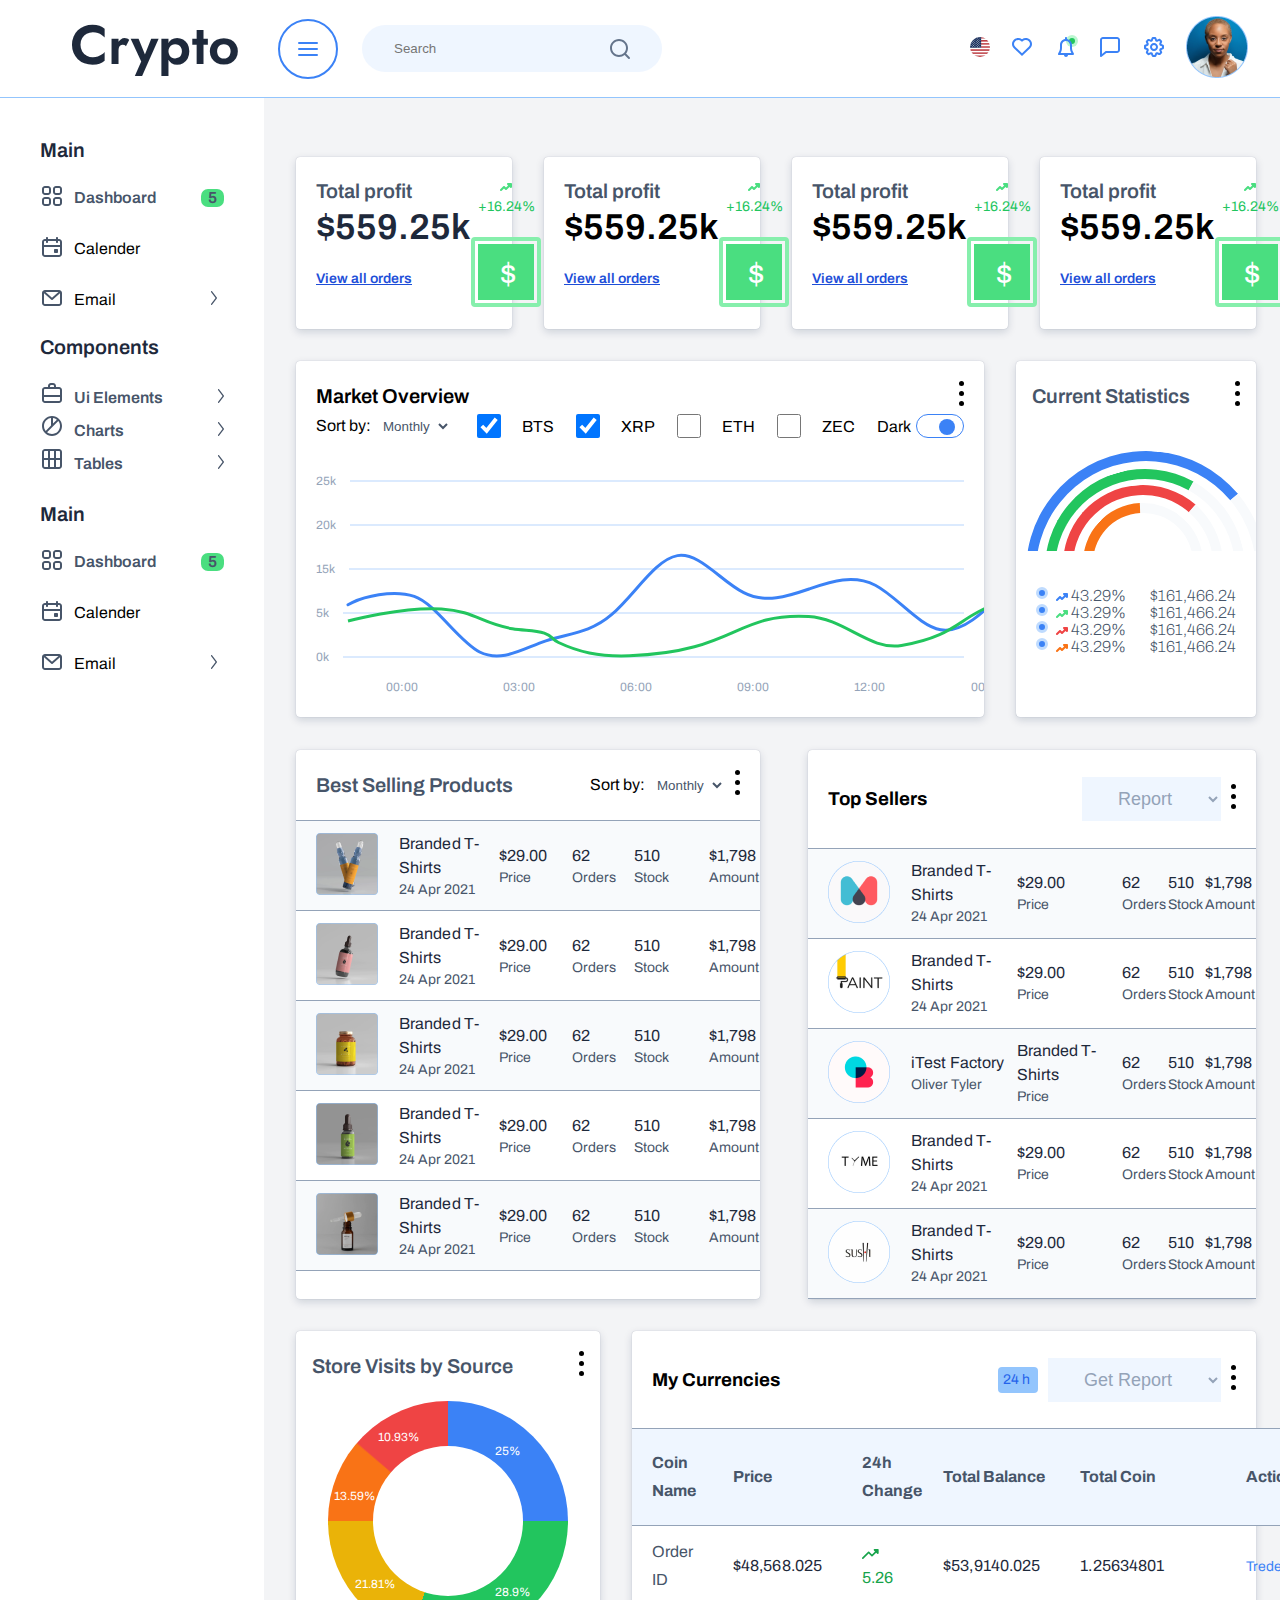
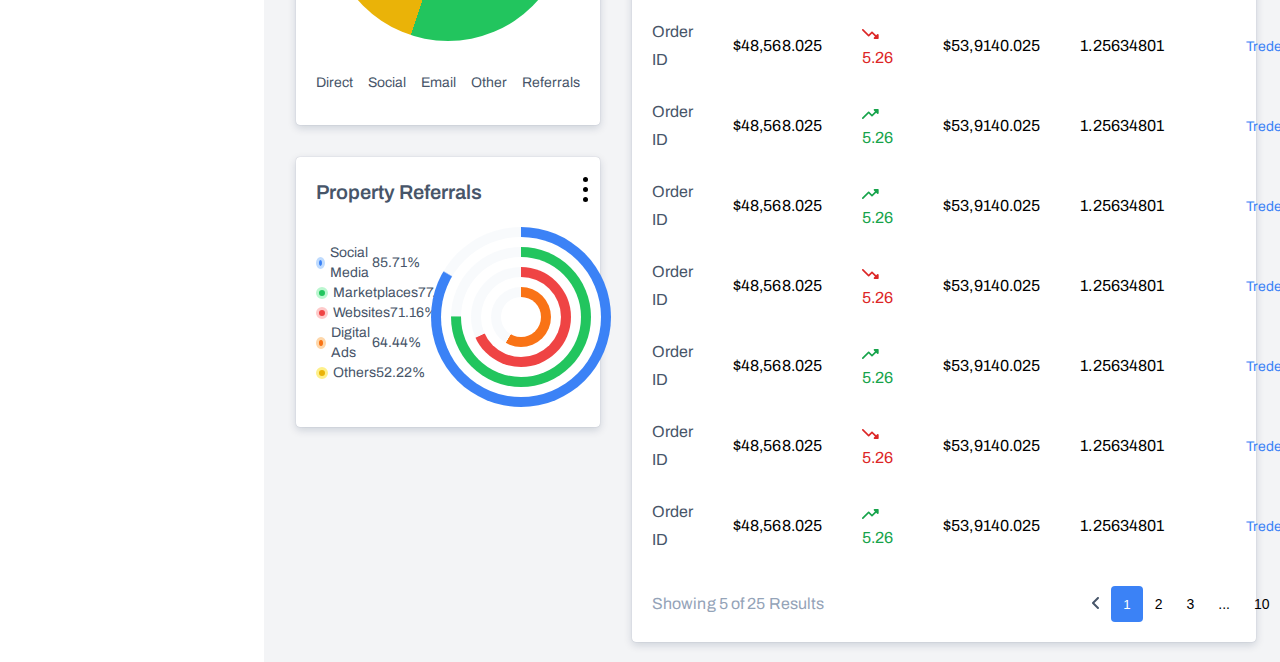
<file: index.html>
<!DOCTYPE html>
<html lang="en">
  <head>
    <meta charset="UTF-8" />
    <meta http-equiv="X-UA-Compatible" content="IE=edge" />
    <meta name="viewport" content="width=device-width, initial-scale=1.0" />
    <title>Crypto Dashboard</title>
    <link rel="stylesheet" href="./style/dashboard.css" />
    <link rel="preconnect" href="https://fonts.googleapis.com" />
    <link rel="preconnect" href="https://fonts.gstatic.com" crossorigin />
    <link
      href="https://fonts.googleapis.com/css2?family=Archivo:wght@600&family=Jost&display=swap"
      rel="stylesheet"
    />
    <!-- CDN to jost font family -->
    <link rel="preconnect" href="https://fonts.googleapis.com" />
    <link rel="preconnect" href="https://fonts.gstatic.com" crossorigin />
    <link
      href="https://fonts.googleapis.com/css2?family=Jost:wght@600&display=swap"
      rel="stylesheet"
    />
  </head>
  <body>
    <main>
      <header class="header">
        <nav class="header__nav">
          <div class="logo">
            <h1 class="title"><a href="#home">Crypto</a></h1>
          </div>
          <div class="search-profile">
            <div class="search">
              <div class="search__hamburger">
                <div class="hamburger-tile1"></div>
                <div class="hamburger-tile2"></div>
                <div class="hamburger-tile3"></div>
              </div>
              <form class="search__search-form">
                <input
                  type="text"
                  placeholder="Search"
                  class="search__input-field"
                />
              </form>
            </div>
            <ul class="search-profile__list">
              <li>
                <img src="./style/assets/flag.png" alt="flag" class="flagimg" />
              </li>
              <li>
                <svg
                  width="24"
                  height="24"
                  viewBox="0 0 24 24"
                  fill="none"
                  xmlns="http://www.w3.org/2000/svg"
                >
                  <path
                    fill-rule="evenodd"
                    clip-rule="evenodd"
                    d="M8.272 4.95258C7.174 4.95258 6.077 5.34958 5.241 6.14458C4.441 6.90658 4 7.91758 4 8.99158C4 10.0646 4.441 11.0756 5.241 11.8376L12 18.2696L18.759 11.8376C19.559 11.0756 20 10.0646 20 8.99158C20 7.91858 19.559 6.90658 18.759 6.14458C17.088 4.55458 14.368 4.55458 12.697 6.14458L12 6.80858L11.303 6.14458C10.467 5.34958 9.37 4.95258 8.272 4.95258ZM12 20.9996L3.847 13.2406C2.656 12.1076 2 10.5986 2 8.99158C2 7.38458 2.656 5.87558 3.847 4.74158C6.067 2.62858 9.552 2.43858 12 4.16858C14.448 2.43858 17.933 2.62858 20.153 4.74158C21.344 5.87558 22 7.38458 22 8.99158C22 10.5986 21.344 12.1076 20.153 13.2406L12 20.9996Z"
                    fill="#3B82F6"
                  />
                </svg>
              </li>
              <li>
                <svg
                  width="24"
                  height="24"
                  viewBox="0 0 24 24"
                  fill="none"
                  xmlns="http://www.w3.org/2000/svg"
                >
                  <circle cx="18" cy="6" r="6" fill="#BBF7D0" />
                  <circle cx="18" cy="6" r="3" fill="#22C55E" />
                  <path
                    fill-rule="evenodd"
                    clip-rule="evenodd"
                    d="M5.00001 20C4.29575 20 3.82474 19.2979 4.05979 18.6586L4.10558 18.5528L5.261 16.242C5.69839 15.3672 5.94708 14.4115 5.99244 13.4369L6.00001 13.1115V10C6.00001 7.02694 8.16239 4.55893 11.0002 4.08293L11 3C11 2.44772 11.4477 2 12 2C12.5523 2 13 2.44772 13 3L13.0008 4.08309C15.7593 4.54627 17.8794 6.89172 17.995 9.75347L18 10V13.1115C18 14.0895 18.205 15.0555 18.6002 15.9474L18.739 16.242L19.8944 18.5528C20.2094 19.1827 19.792 19.918 19.1151 19.9936L19 20H14C14 21.1046 13.1046 22 12 22C10.8954 22 10 21.1046 10 20H5.00001ZM12 6C9.85781 6 8.10893 7.68397 8.0049 9.80036L8.00001 10V13.1115C8.00001 14.3922 7.72666 15.6569 7.19981 16.8213L7.04985 17.1364L6.61804 18H17.382L16.9502 17.1364C16.3774 15.9908 16.0563 14.7374 16.0068 13.4603L16 13.1115V10C16 7.79086 14.2091 6 12 6Z"
                    fill="#3B82F6"
                  />
                </svg>
              </li>
              <li>
                <svg
                  width="24"
                  height="24"
                  viewBox="0 0 24 24"
                  fill="none"
                  xmlns="http://www.w3.org/2000/svg"
                >
                  <path
                    fill-rule="evenodd"
                    clip-rule="evenodd"
                    d="M8.35078 18L3.6247 21.7809C2.96993 22.3047 2 21.8385 2 21V5C2 3.34315 3.34315 2 5 2H19C20.6569 2 22 3.34315 22 5V15C22 16.6569 20.6569 18 19 18H8.35078ZM4 18.9194L7.37531 16.2191C7.55262 16.0773 7.77293 16 8 16H19C19.5523 16 20 15.5523 20 15V5C20 4.44772 19.5523 4 19 4H5C4.44772 4 4 4.44772 4 5V18.9194Z"
                    fill="#3B82F6"
                  />
                </svg>
              </li>
              <li>
                <svg
                  width="24"
                  height="24"
                  viewBox="0 0 24 24"
                  fill="none"
                  xmlns="http://www.w3.org/2000/svg"
                >
                  <path
                    fill-rule="evenodd"
                    clip-rule="evenodd"
                    d="M10.8976 2.00193L13.0201 2.00183C13.0843 2.00481 13.1406 2.01215 13.2197 2.02938C13.8002 2.15577 14.0209 2.36419 14.5611 3.64068L14.6491 3.85124L14.9886 4.69242L15.0165 4.7039L15.4539 4.50589C16.4066 4.0799 16.8976 3.90046 17.2278 3.8504L17.2962 3.84161L17.4209 3.83488C17.7182 3.83488 18.021 3.94019 18.2528 4.12354L18.3624 4.22159L19.7193 5.57289L19.8137 5.67259C20.2399 6.14212 20.2797 6.47499 19.8082 7.68817L19.6513 8.07955L19.2815 8.95451L19.2886 8.9716L20.1357 9.28794L20.5441 9.44934C21.599 9.88066 21.8158 10.1105 21.9568 10.6386C21.9852 10.7451 21.9953 10.8176 21.9986 10.9076L22 11.0054V12.9131C22 13.0488 21.9954 13.1253 21.962 13.2594C21.8216 13.8231 21.6132 14.0377 20.3455 14.5733L20.1363 14.6606L19.301 14.9977L19.2952 15.0118L19.5972 15.6716C20.3484 17.3411 20.3746 17.7071 19.8809 18.2569L19.8192 18.3239L18.4263 19.7158C18.1769 19.9678 17.8217 20.1066 17.4779 20.1066C17.186 20.1066 16.7275 19.9678 15.9459 19.6544L15.5275 19.483L15.0509 19.2815L15.0236 19.2927L14.7773 19.9532C14.1744 21.5418 13.9678 21.7997 13.3484 21.9596C13.2569 21.9832 13.1914 21.9933 13.1171 21.9973L12.9945 21.9999H11.0856C10.9665 21.9999 10.8993 21.9964 10.7809 21.9707C10.2007 21.8449 9.97914 21.636 9.43788 20.3588L9.34966 20.1481L9.0096 19.3065L8.98344 19.2957L8.34815 19.5813C7.332 20.0286 6.89179 20.1648 6.57806 20.1648C6.28426 20.1648 5.98508 20.0615 5.74708 19.8764L5.63349 19.7772L4.27843 18.4239L4.12369 18.2551C3.75208 17.8179 3.73381 17.4788 4.18994 16.3118L4.42762 15.7277L4.71777 15.0456L4.71172 15.0309L4.05484 14.7862C2.73708 14.2861 2.33098 14.0558 2.138 13.6353L2.0858 13.503L2.0422 13.3565C2.01752 13.2629 2.00699 13.1958 2.00272 13.1194L2 12.9935V11.0846C2 10.9479 2.00474 10.8707 2.03877 10.7355C2.16566 10.2315 2.34576 10.0077 3.29447 9.58255L3.68766 9.41276L4.69733 9.00445L4.70425 8.98764L4.32674 8.15471C3.70383 6.73985 3.65224 6.30905 4.04525 5.8279L4.09903 5.76477L4.22636 5.62981L5.57616 4.28307C5.82346 4.0344 6.1772 3.89421 6.5215 3.89421C6.76776 3.89421 7.12934 3.99165 7.70805 4.21084L8.29026 4.44164L8.95028 4.71826L8.97734 4.70701L9.22549 4.04219C9.83405 2.4422 10.0513 2.17463 10.6932 2.03093C10.7742 2.0128 10.8319 2.00507 10.8976 2.00193ZM12.523 3.99994H11.4081L11.2509 4.36847C11.1912 4.51498 11.1238 4.68611 11.0478 4.88475L10.6993 5.81688C10.6157 6.03756 10.4574 6.22034 10.2538 6.33467L10.1483 6.38598L9.3292 6.72684C9.1224 6.81289 8.89398 6.82655 8.6804 6.76794L8.55432 6.7241L7.58525 6.31562L7.06181 6.10689L6.70998 5.97704L5.91977 6.76545L6.01277 7.00036C6.04911 7.08884 6.09094 7.18776 6.13863 7.29797L6.2997 7.66324L6.70366 8.54633C6.80042 8.75663 6.82065 8.99258 6.76353 9.21404L6.71997 9.34487L6.38503 10.1588C6.29635 10.3743 6.13575 10.5509 5.93242 10.6598L5.82733 10.7084L4.73976 11.1456L4.19609 11.3787L4 11.4695V12.5996L4.23463 12.7013C4.32346 12.7385 4.42321 12.779 4.53477 12.8232L4.90579 12.9672L5.80732 13.302C6.03461 13.3839 6.22321 13.5448 6.34018 13.7532L6.39255 13.8612L6.72754 14.6727C6.81356 14.8811 6.82615 15.1111 6.76566 15.3256L6.7206 15.4522L6.33182 16.3645L6.088 16.9663L5.96921 17.2859L6.75948 18.0752L6.99479 17.9822C7.08146 17.9469 7.17645 17.9072 7.28 17.8631L8.00585 17.543L8.5293 17.302C8.74835 17.1973 8.99663 17.1765 9.22796 17.2408L9.342 17.28L10.1659 17.6201C10.3843 17.7103 10.5625 17.8743 10.6707 18.0815L10.7189 18.1886L10.9239 18.706L11.2157 19.4156L11.3846 19.8033L11.4762 19.9999H12.5944L12.7541 19.6235L12.9621 19.0924L13.3007 18.1843C13.3843 17.9617 13.5438 17.7773 13.7492 17.6626L13.8556 17.6111L14.676 17.2726C14.8804 17.1882 15.1058 17.1744 15.317 17.2312L15.4417 17.2737L16.2143 17.6014L16.7781 17.8311L17.0867 17.9501L17.2903 18.0238L18.0815 17.234L17.929 16.8577L17.7004 16.3362L17.2956 15.4538C17.1985 15.2432 17.1782 15.0067 17.2356 14.7848L17.2793 14.6538L17.6137 13.8434C17.7019 13.6296 17.861 13.4541 18.0624 13.3452L18.1665 13.2964L19.0876 12.9261L19.5578 12.729L19.6871 12.6728L20 12.5296V11.4006L19.6863 11.2667L19.2615 11.0985L18.1891 10.6993C17.9623 10.6168 17.7744 10.4556 17.658 10.2473L17.6059 10.1393L17.2715 9.32446C17.1862 9.11658 17.1738 8.88733 17.2341 8.67349L17.279 8.54733L17.5895 7.82144C17.6703 7.62948 17.7406 7.45925 17.8014 7.3088L17.9103 7.03366L18.029 6.71215L17.2384 5.92476L17.0029 6.01792C16.8727 6.07102 16.7235 6.13404 16.5542 6.20763L16.3782 6.28477L15.4554 6.70334C15.2454 6.79954 15.0101 6.81955 14.7891 6.76257L14.6586 6.71915L13.8352 6.38068C13.6196 6.29208 13.443 6.13153 13.334 5.92823L13.2853 5.82315L12.9942 5.09476L12.7832 4.58446L12.6663 4.31307L12.523 3.99994ZM12.0005 7.99994C14.2066 7.99994 16 9.79296 16 11.9991C16 14.2053 14.2065 15.9999 12.0005 15.9999C9.79382 15.9999 8 14.2056 8 11.9991C8 9.79264 9.79369 7.99994 12.0005 7.99994ZM12.0005 9.99994C10.898 9.99994 10 10.8975 10 11.9991C10 13.1012 10.8985 13.9999 12.0005 13.9999C13.1016 13.9999 14 13.101 14 11.9991C14 10.8976 13.1021 9.99994 12.0005 9.99994Z"
                    fill="#3B82F6"
                  />
                </svg>
              </li>
              <li><img src="./style/assets/Picture.png" alt="user" /></li>
            </ul>
          </div>
        </nav>
      </header>

      <section class="display-content">
        <aside class="display-content__side-nav">
          <div class="display-content__list-container">
            <h3 class="display-content__side-nav-list-head">Main</h3>
            <ul class="display-content__side-nav-list-1">
              <li class="display-content__side-nav-list1-item-1">
                <div class="display-content__side-nav-list1-item-1-left">
                  <span
                    ><svg
                      width="24"
                      height="24"
                      viewBox="0 0 24 24"
                      fill="none"
                      xmlns="http://www.w3.org/2000/svg"
                    >
                      <path
                        fill-rule="evenodd"
                        clip-rule="evenodd"
                        d="M19 13C20.6569 13 22 14.3431 22 16V19C22 20.6569 20.6569 22 19 22H16C14.3431 22 13 20.6569 13 19V16C13 14.3431 14.3431 13 16 13H19ZM8 13C9.65685 13 11 14.3431 11 16V19C11 20.6569 9.65685 22 8 22H5C3.34315 22 2 20.6569 2 19V16C2 14.3431 3.34315 13 5 13H8ZM19 15H16C15.4477 15 15 15.4477 15 16V19C15 19.5523 15.4477 20 16 20H19C19.5523 20 20 19.5523 20 19V16C20 15.4477 19.5523 15 19 15ZM8 15H5C4.44772 15 4 15.4477 4 16V19C4 19.5523 4.44772 20 5 20H8C8.55228 20 9 19.5523 9 19V16C9 15.4477 8.55228 15 8 15ZM8 2C9.65685 2 11 3.34315 11 5V8C11 9.65685 9.65685 11 8 11H5C3.34315 11 2 9.65685 2 8V5C2 3.34315 3.34315 2 5 2H8ZM19 2C20.6569 2 22 3.34315 22 5V8C22 9.65685 20.6569 11 19 11H16C14.3431 11 13 9.65685 13 8V5C13 3.34315 14.3431 2 16 2H19ZM8 4H5C4.44772 4 4 4.44772 4 5V8C4 8.55228 4.44772 9 5 9H8C8.55228 9 9 8.55228 9 8V5C9 4.44772 8.55228 4 8 4ZM19 4H16C15.4477 4 15 4.44772 15 5V8C15 8.55228 15.4477 9 16 9H19C19.5523 9 20 8.55228 20 8V5C20 4.44772 19.5523 4 19 4Z"
                        fill="#475569"
                      />
                    </svg>
                  </span>
                  <span>Dashboard</span>
                </div>
                <div class="badge--c-green"><span>5</span></div>
              </li>
              <li class="display-content__side-nav-list1-item-2">
                <span
                  ><svg
                    width="24"
                    height="24"
                    viewBox="0 0 24 24"
                    fill="none"
                    xmlns="http://www.w3.org/2000/svg"
                  >
                    <path
                      fill-rule="evenodd"
                      clip-rule="evenodd"
                      d="M17 2C17.5523 2 18 2.44772 18 3V4H19C20.6569 4 22 5.34315 22 7V19C22 20.6569 20.6569 22 19 22H5C3.34315 22 2 20.6569 2 19V7C2 5.34315 3.34315 4 5 4H6V3C6 2.44772 6.44772 2 7 2C7.55229 2 8 2.44772 8 3V4H16V3C16 2.44772 16.4477 2 17 2ZM20 12H4V19C4 19.5523 4.44772 20 5 20H19C19.5523 20 20 19.5523 20 19V12ZM17 14C17.5523 14 18 14.4477 18 15V17C18 17.5523 17.5523 18 17 18H15C14.4477 18 14 17.5523 14 17V15C14 14.4477 14.4477 14 15 14H17ZM6 6H5C4.44772 6 4 6.44772 4 7V10H20V7C20 6.44772 19.5523 6 19 6H18V7C18 7.55228 17.5523 8 17 8C16.4477 8 16 7.55228 16 7V6H8V7C8 7.55228 7.55228 8 7 8C6.44772 8 6 7.55228 6 7V6Z"
                      fill="#475569"
                    />
                  </svg>
                </span>
                <span>Calender</span>
              </li>
              <li class="display-content__side-nav-list1-item-3">
                <div class="display-content__side-nav-list1-item-1-left">
                  <span
                    ><svg
                      width="24"
                      height="24"
                      viewBox="0 0 24 24"
                      fill="none"
                      xmlns="http://www.w3.org/2000/svg"
                    >
                      <path
                        fill-rule="evenodd"
                        clip-rule="evenodd"
                        d="M19 4C20.6569 4 22 5.34315 22 7V17C22 18.6569 20.6569 20 19 20H5C3.34315 20 2 18.6569 2 17V7C2 5.34315 3.34315 4 5 4H19ZM20 7.328L12.6585 13.7526C12.3129 14.055 11.8111 14.0802 11.4394 13.8282L11.3415 13.7526L4 7.329V17C4 17.5523 4.44772 18 5 18H19C19.5523 18 20 17.5523 20 17V7.328ZM18.48 6H5.518L12 11.6712L18.48 6Z"
                        fill="#475569"
                      />
                    </svg>
                  </span>
                  <span>Email</span>
                </div>
                <span>
                  <svg
                    width="20"
                    height="20"
                    viewBox="0 0 20 20"
                    fill="none"
                    xmlns="http://www.w3.org/2000/svg"
                  >
                    <path
                      fill-rule="evenodd"
                      clip-rule="evenodd"
                      d="M7.59991 17C7.75352 17 7.90712 16.9238 8.02413 16.7721L12.8243 10.5499C13.0589 10.2458 13.0589 9.7542 12.8243 9.45009L8.02413 3.22784C7.78952 2.92373 7.41031 2.92373 7.1757 3.22784C6.94109 3.53195 6.94109 4.02351 7.1757 4.32762L11.5516 9.99998L7.1757 15.6723C6.94109 15.9764 6.94109 16.468 7.1757 16.7721C7.2927 16.9238 7.44631 17 7.59991 17"
                      fill="#475569"
                    />
                  </svg>
                </span>
              </li>
            </ul>

            <h3 class="display-content__side-nav-list-head">Components</h3>
            <ul class="display-content__side-nav-list-2">
              <li class="display-content__side-nav-list-2-item-1">
                <div>
                  <span><svg width="24" height="24" viewBox="0 0 24 24" fill="none" xmlns="http://www.w3.org/2000/svg">
                    <path fill-rule="evenodd" clip-rule="evenodd" d="M11 2H13C14.5977 2 15.9037 3.24892 15.9949 4.82373L16 5V6H19C20.6569 6 22 7.34315 22 9V19C22 20.6569 20.6569 22 19 22H5C3.34315 22 2 20.6569 2 19V9C2 7.34315 3.34315 6 5 6H8V5C8 3.40232 9.24892 2.09634 10.8237 2.00509L11 2H13H11ZM20 16H4V19C4 19.5523 4.44772 20 5 20H19C19.5523 20 20 19.5523 20 19V16ZM19 8H5C4.44772 8 4 8.44772 4 9V14H20V9C20 8.44772 19.5523 8 19 8ZM13 4H11C10.4872 4 10.0645 4.38604 10.0067 4.88338L10 5V6H14V5C14 4.48716 13.614 4.06449 13.1166 4.00673L13 4Z" fill="#475569"/>
                    </svg>
                    </span>
                    <span>
                      Ui Elements
                    </span>
                </div>
                <span><svg width="6" height="14" viewBox="0 0 6 14" fill="none" xmlns="http://www.w3.org/2000/svg">
                  <path fill-rule="evenodd" clip-rule="evenodd" d="M0.599914 14C0.75352 14 0.907125 13.9238 1.02413 13.7721L5.82429 7.54987C6.0589 7.24576 6.0589 6.7542 5.82429 6.45009L1.02413 0.22784C0.78952 -0.0762722 0.410308 -0.0762722 0.1757 0.22784C-0.0589075 0.531952 -0.0589075 1.02351 0.1757 1.32762L4.55165 6.99998L0.1757 12.6723C-0.0589075 12.9764 -0.0589075 13.468 0.1757 13.7721C0.292704 13.9238 0.446309 14 0.599914 14Z" fill="#475569"/>
                  </svg>
                  </span>
              </li>

              <li></li>

              <li class="display-content__side-nav-list-2-item-1">
                <div>
                  <span><svg width="24" height="24" viewBox="0 0 24 24" fill="none" xmlns="http://www.w3.org/2000/svg">
                    <path fill-rule="evenodd" clip-rule="evenodd" d="M12 2C17.5228 2 22 6.47715 22 12C22 17.5228 17.5228 22 12 22C6.47715 22 2 17.5228 2 12C2 6.47715 6.47715 2 12 2ZM18.3207 7.09539L7.09548 18.3207C8.44998 19.3733 10.1518 20 12 20C16.4183 20 20 16.4183 20 12C20 10.1518 19.3732 8.4499 18.3207 7.09539ZM11 4.06189C7.05371 4.55396 4 7.92037 4 12C4 13.8482 4.62674 15.55 5.67927 16.9045L11 11.584L11 4.06189ZM13.001 4.06201L13 9.584L16.9047 5.67941C15.7986 4.81985 14.4609 4.24424 13.001 4.06201Z" fill="#475569"/>
                    </svg>
                    
                    </span>
                    <span>
                      Charts
                    </span>
                </div>
                <span><svg width="6" height="14" viewBox="0 0 6 14" fill="none" xmlns="http://www.w3.org/2000/svg">
                  <path fill-rule="evenodd" clip-rule="evenodd" d="M0.599914 14C0.75352 14 0.907125 13.9238 1.02413 13.7721L5.82429 7.54987C6.0589 7.24576 6.0589 6.7542 5.82429 6.45009L1.02413 0.22784C0.78952 -0.0762722 0.410308 -0.0762722 0.1757 0.22784C-0.0589075 0.531952 -0.0589075 1.02351 0.1757 1.32762L4.55165 6.99998L0.1757 12.6723C-0.0589075 12.9764 -0.0589075 13.468 0.1757 13.7721C0.292704 13.9238 0.446309 14 0.599914 14Z" fill="#475569"/>
                  </svg>
                  </span>
              </li>

              <li class="display-content__side-nav-list-2-item-1">
                <div>
                  <span><svg width="24" height="24" viewBox="0 0 24 24" fill="none" xmlns="http://www.w3.org/2000/svg">
                    <path fill-rule="evenodd" clip-rule="evenodd" d="M5 22C3.34315 22 2 20.6569 2 19V5C2 3.34315 3.34315 2 5 2H19C20.6569 2 22 3.34315 22 5V19C22 20.6569 20.6569 22 19 22H5ZM8 13H4V19C4 19.5523 4.44772 20 5 20H8V13ZM14 13H10V20H14V13ZM20 13H16V20H19C19.5523 20 20 19.5523 20 19V13ZM8 4H5C4.44772 4 4 4.44772 4 5V11H8V4ZM14 4H10V11H14V4ZM19 4H16V11H20V5C20 4.44772 19.5523 4 19 4Z" fill="#475569"/>
                    </svg>
                    
                    </span>
                    <span>
                      Tables
                    </span>
                </div>
                <span><svg width="6" height="14" viewBox="0 0 6 14" fill="none" xmlns="http://www.w3.org/2000/svg">
                  <path fill-rule="evenodd" clip-rule="evenodd" d="M0.599914 14C0.75352 14 0.907125 13.9238 1.02413 13.7721L5.82429 7.54987C6.0589 7.24576 6.0589 6.7542 5.82429 6.45009L1.02413 0.22784C0.78952 -0.0762722 0.410308 -0.0762722 0.1757 0.22784C-0.0589075 0.531952 -0.0589075 1.02351 0.1757 1.32762L4.55165 6.99998L0.1757 12.6723C-0.0589075 12.9764 -0.0589075 13.468 0.1757 13.7721C0.292704 13.9238 0.446309 14 0.599914 14Z" fill="#475569"/>
                  </svg>
                  </span>
              </li>

              <li></li>

              <li></li>
              
            </ul>

            <h3 class="display-content__side-nav-list-head">Main</h3>
            <ul class="display-content__side-nav-list-1">
              <li class="display-content__side-nav-list1-item-1">
                <div class="display-content__side-nav-list1-item-1-left">
                  <span
                    ><svg
                      width="24"
                      height="24"
                      viewBox="0 0 24 24"
                      fill="none"
                      xmlns="http://www.w3.org/2000/svg"
                    >
                      <path
                        fill-rule="evenodd"
                        clip-rule="evenodd"
                        d="M19 13C20.6569 13 22 14.3431 22 16V19C22 20.6569 20.6569 22 19 22H16C14.3431 22 13 20.6569 13 19V16C13 14.3431 14.3431 13 16 13H19ZM8 13C9.65685 13 11 14.3431 11 16V19C11 20.6569 9.65685 22 8 22H5C3.34315 22 2 20.6569 2 19V16C2 14.3431 3.34315 13 5 13H8ZM19 15H16C15.4477 15 15 15.4477 15 16V19C15 19.5523 15.4477 20 16 20H19C19.5523 20 20 19.5523 20 19V16C20 15.4477 19.5523 15 19 15ZM8 15H5C4.44772 15 4 15.4477 4 16V19C4 19.5523 4.44772 20 5 20H8C8.55228 20 9 19.5523 9 19V16C9 15.4477 8.55228 15 8 15ZM8 2C9.65685 2 11 3.34315 11 5V8C11 9.65685 9.65685 11 8 11H5C3.34315 11 2 9.65685 2 8V5C2 3.34315 3.34315 2 5 2H8ZM19 2C20.6569 2 22 3.34315 22 5V8C22 9.65685 20.6569 11 19 11H16C14.3431 11 13 9.65685 13 8V5C13 3.34315 14.3431 2 16 2H19ZM8 4H5C4.44772 4 4 4.44772 4 5V8C4 8.55228 4.44772 9 5 9H8C8.55228 9 9 8.55228 9 8V5C9 4.44772 8.55228 4 8 4ZM19 4H16C15.4477 4 15 4.44772 15 5V8C15 8.55228 15.4477 9 16 9H19C19.5523 9 20 8.55228 20 8V5C20 4.44772 19.5523 4 19 4Z"
                        fill="#475569"
                      />
                    </svg>
                  </span>
                  <span>Dashboard</span>
                </div>
                <div class="badge--c-green"><span>5</span></div>
              </li>
              <li class="display-content__side-nav-list1-item-2">
                <span
                  ><svg
                    width="24"
                    height="24"
                    viewBox="0 0 24 24"
                    fill="none"
                    xmlns="http://www.w3.org/2000/svg"
                  >
                    <path
                      fill-rule="evenodd"
                      clip-rule="evenodd"
                      d="M17 2C17.5523 2 18 2.44772 18 3V4H19C20.6569 4 22 5.34315 22 7V19C22 20.6569 20.6569 22 19 22H5C3.34315 22 2 20.6569 2 19V7C2 5.34315 3.34315 4 5 4H6V3C6 2.44772 6.44772 2 7 2C7.55229 2 8 2.44772 8 3V4H16V3C16 2.44772 16.4477 2 17 2ZM20 12H4V19C4 19.5523 4.44772 20 5 20H19C19.5523 20 20 19.5523 20 19V12ZM17 14C17.5523 14 18 14.4477 18 15V17C18 17.5523 17.5523 18 17 18H15C14.4477 18 14 17.5523 14 17V15C14 14.4477 14.4477 14 15 14H17ZM6 6H5C4.44772 6 4 6.44772 4 7V10H20V7C20 6.44772 19.5523 6 19 6H18V7C18 7.55228 17.5523 8 17 8C16.4477 8 16 7.55228 16 7V6H8V7C8 7.55228 7.55228 8 7 8C6.44772 8 6 7.55228 6 7V6Z"
                      fill="#475569"
                    />
                  </svg>
                </span>
                <span>Calender</span>
              </li>
              <li class="display-content__side-nav-list1-item-3">
                <div class="display-content__side-nav-list1-item-1-left">
                  <span
                    ><svg
                      width="24"
                      height="24"
                      viewBox="0 0 24 24"
                      fill="none"
                      xmlns="http://www.w3.org/2000/svg"
                    >
                      <path
                        fill-rule="evenodd"
                        clip-rule="evenodd"
                        d="M19 4C20.6569 4 22 5.34315 22 7V17C22 18.6569 20.6569 20 19 20H5C3.34315 20 2 18.6569 2 17V7C2 5.34315 3.34315 4 5 4H19ZM20 7.328L12.6585 13.7526C12.3129 14.055 11.8111 14.0802 11.4394 13.8282L11.3415 13.7526L4 7.329V17C4 17.5523 4.44772 18 5 18H19C19.5523 18 20 17.5523 20 17V7.328ZM18.48 6H5.518L12 11.6712L18.48 6Z"
                        fill="#475569"
                      />
                    </svg>
                  </span>
                  <span>Email</span>
                </div>
                <span>
                  <svg
                    width="20"
                    height="20"
                    viewBox="0 0 20 20"
                    fill="none"
                    xmlns="http://www.w3.org/2000/svg"
                  >
                    <path
                      fill-rule="evenodd"
                      clip-rule="evenodd"
                      d="M7.59991 17C7.75352 17 7.90712 16.9238 8.02413 16.7721L12.8243 10.5499C13.0589 10.2458 13.0589 9.7542 12.8243 9.45009L8.02413 3.22784C7.78952 2.92373 7.41031 2.92373 7.1757 3.22784C6.94109 3.53195 6.94109 4.02351 7.1757 4.32762L11.5516 9.99998L7.1757 15.6723C6.94109 15.9764 6.94109 16.468 7.1757 16.7721C7.2927 16.9238 7.44631 17 7.59991 17"
                      fill="#475569"
                    />
                  </svg>
                </span>
              </li>
            </ul>
          </div>
        </aside>

        <section class="display-content__main-content">
          <section class="dashboard-quickview">
            <div class="dashboard-quickview__analytics">
              <div class="profit-display box">
                <div class="profit-display__content">
                  <div class="profit-display__content-title">
                    <h3>Total profit</h3>
                    <h2 class="txt--c-mirage">$559.25k</h2>
                    <h5><a href="#">View all orders</a></h5>
                  </div>
                  <div class="profit-display__content-percentage">
                    <span class="profit-display__content-percentage-total"
                      ><svg
                        width="12"
                        height="8"
                        viewBox="0 0 12 8"
                        fill="none"
                        xmlns="http://www.w3.org/2000/svg"
                      >
                        <path
                          d="M1.6129 7.7903L1.70711 7.70711L4 5.415L5.29289 6.70711C5.65338 7.06759 6.22061 7.09532 6.6129 6.7903L6.70711 6.70711L9.5 3.915L10.2929 4.70711C10.8955 5.30968 11.9072 4.92767 11.994 4.11363L12 4L11.9983 0.940615L11.9893 0.85305L11.9643 0.73416L11.9401 0.658334L11.9063 0.576778L11.854 0.479291L11.7871 0.382978L11.7071 0.292859C11.6717 0.257499 11.6343 0.225313 11.5953 0.196335L11.4841 0.124671L11.3713 0.0712255L11.266 0.0358451L11.1485 0.0110178L11.0892 0.00396641L11 0H8C7.14783 0 6.70257 0.985514 7.21677 1.62253L7.29289 1.70711L8.085 2.5L6 4.585L4.70711 3.29289C4.34662 2.93241 3.77939 2.90468 3.3871 3.2097L3.29289 3.29289L0.292893 6.29289C-0.0976311 6.68342 -0.0976311 7.31658 0.292893 7.70711C0.653377 8.06759 1.22061 8.09532 1.6129 7.7903Z"
                          fill="#4ADE80"
                        />
                      </svg>
                      +16.24%</span
                    >
                    <div class="profit-display__content-percentage-tile">
                      <div class="tile"><span>$</span></div>
                    </div>
                  </div>
                </div>
              </div>

              <div class="profit-display box">
                <div class="profit-display__content">
                  <div class="profit-display__content-title">
                    <h3>Total profit</h3>
                    <h2>$559.25k</h2>
                    <h5><a href="#">View all orders</a></h5>
                  </div>
                  <div class="profit-display__content-percentage">
                    <span class="profit-display__content-percentage-total"
                      ><svg
                        width="12"
                        height="8"
                        viewBox="0 0 12 8"
                        fill="none"
                        xmlns="http://www.w3.org/2000/svg"
                      >
                        <path
                          d="M1.6129 7.7903L1.70711 7.70711L4 5.415L5.29289 6.70711C5.65338 7.06759 6.22061 7.09532 6.6129 6.7903L6.70711 6.70711L9.5 3.915L10.2929 4.70711C10.8955 5.30968 11.9072 4.92767 11.994 4.11363L12 4L11.9983 0.940615L11.9893 0.85305L11.9643 0.73416L11.9401 0.658334L11.9063 0.576778L11.854 0.479291L11.7871 0.382978L11.7071 0.292859C11.6717 0.257499 11.6343 0.225313 11.5953 0.196335L11.4841 0.124671L11.3713 0.0712255L11.266 0.0358451L11.1485 0.0110178L11.0892 0.00396641L11 0H8C7.14783 0 6.70257 0.985514 7.21677 1.62253L7.29289 1.70711L8.085 2.5L6 4.585L4.70711 3.29289C4.34662 2.93241 3.77939 2.90468 3.3871 3.2097L3.29289 3.29289L0.292893 6.29289C-0.0976311 6.68342 -0.0976311 7.31658 0.292893 7.70711C0.653377 8.06759 1.22061 8.09532 1.6129 7.7903Z"
                          fill="#4ADE80"
                        />
                      </svg>
                      +16.24%</span
                    >
                    <div class="profit-display__content-percentage-tile">
                      <div class="tile"><span>$</span></div>
                    </div>
                  </div>
                </div>
              </div>

              <div class="profit-display box">
                <div class="profit-display__content">
                  <div class="profit-display__content-title">
                    <h3>Total profit</h3>
                    <h2>$559.25k</h2>
                    <h5><a href="#">View all orders</a></h5>
                  </div>
                  <div class="profit-display__content-percentage">
                    <span class="profit-display__content-percentage-total"
                      ><svg
                        width="12"
                        height="8"
                        viewBox="0 0 12 8"
                        fill="none"
                        xmlns="http://www.w3.org/2000/svg"
                      >
                        <path
                          d="M1.6129 7.7903L1.70711 7.70711L4 5.415L5.29289 6.70711C5.65338 7.06759 6.22061 7.09532 6.6129 6.7903L6.70711 6.70711L9.5 3.915L10.2929 4.70711C10.8955 5.30968 11.9072 4.92767 11.994 4.11363L12 4L11.9983 0.940615L11.9893 0.85305L11.9643 0.73416L11.9401 0.658334L11.9063 0.576778L11.854 0.479291L11.7871 0.382978L11.7071 0.292859C11.6717 0.257499 11.6343 0.225313 11.5953 0.196335L11.4841 0.124671L11.3713 0.0712255L11.266 0.0358451L11.1485 0.0110178L11.0892 0.00396641L11 0H8C7.14783 0 6.70257 0.985514 7.21677 1.62253L7.29289 1.70711L8.085 2.5L6 4.585L4.70711 3.29289C4.34662 2.93241 3.77939 2.90468 3.3871 3.2097L3.29289 3.29289L0.292893 6.29289C-0.0976311 6.68342 -0.0976311 7.31658 0.292893 7.70711C0.653377 8.06759 1.22061 8.09532 1.6129 7.7903Z"
                          fill="#4ADE80"
                        />
                      </svg>
                      +16.24%</span
                    >
                    <div class="profit-display__content-percentage-tile">
                      <div class="tile"><span>$</span></div>
                    </div>
                  </div>
                </div>
              </div>

              <div class="profit-display box">
                <div class="profit-display__content">
                  <div class="profit-display__content-title">
                    <h3>Total profit</h3>
                    <h2>$559.25k</h2>
                    <h5><a href="#">View all orders</a></h5>
                  </div>
                  <div class="profit-display__content-percentage">
                    <span class="profit-display__content-percentage-total"
                      ><svg
                        width="12"
                        height="8"
                        viewBox="0 0 12 8"
                        fill="none"
                        xmlns="http://www.w3.org/2000/svg"
                      >
                        <path
                          d="M1.6129 7.7903L1.70711 7.70711L4 5.415L5.29289 6.70711C5.65338 7.06759 6.22061 7.09532 6.6129 6.7903L6.70711 6.70711L9.5 3.915L10.2929 4.70711C10.8955 5.30968 11.9072 4.92767 11.994 4.11363L12 4L11.9983 0.940615L11.9893 0.85305L11.9643 0.73416L11.9401 0.658334L11.9063 0.576778L11.854 0.479291L11.7871 0.382978L11.7071 0.292859C11.6717 0.257499 11.6343 0.225313 11.5953 0.196335L11.4841 0.124671L11.3713 0.0712255L11.266 0.0358451L11.1485 0.0110178L11.0892 0.00396641L11 0H8C7.14783 0 6.70257 0.985514 7.21677 1.62253L7.29289 1.70711L8.085 2.5L6 4.585L4.70711 3.29289C4.34662 2.93241 3.77939 2.90468 3.3871 3.2097L3.29289 3.29289L0.292893 6.29289C-0.0976311 6.68342 -0.0976311 7.31658 0.292893 7.70711C0.653377 8.06759 1.22061 8.09532 1.6129 7.7903Z"
                          fill="#4ADE80"
                        />
                      </svg>
                      +16.24%</span
                    >
                    <div class="profit-display__content-percentage-tile">
                      <div class="tile"><span>$</span></div>
                    </div>
                  </div>
                </div>
              </div>
            </div>
            <div class="dashboard-quickview__visuals">
              <div class="dashboard-quickview__visuals-graph box">
                <div class="dashboard-quickview__visuals-title">
                  <h3>Market Overview</h3>
                  <div class="dashboard-quickview__visuals-more-options">
                    <div
                      class="dashboard-quickview__visuals-more-options-icon"
                    ></div>
                    <div
                      class="dashboard-quickview__visuals-more-options-icon"
                    ></div>
                    <div
                      class="dashboard-quickview__visuals-more-options-icon"
                    ></div>
                  </div>
                </div>

                <div class="dashboard-quickview__visuals-sort">
                  <form>
                    <label for="sortOptions">Sort by:</label>
                    <select class="dashboard-quickview__visuals-sort-select">
                      <option value="monthly">Monthly</option>
                    </select>
                  </form>

                  <form class="checkbox-container">
                    <input
                      type="checkbox"
                      value="BTS"
                      checked="checked"
                      class="checkbox-container__checkbox"
                    />
                    <label for="BTS"> BTS</label>
                    <input
                      type="checkbox"
                      value="XRP"
                      checked="checked"
                      class="checkbox-container__checkbox"
                    />
                    <label for="XRP"> XRP</label>
                    <input
                      type="checkbox"
                      value="ETH"
                      class="checkbox-container__checkbox"
                    />
                    <label for="ETH"> ETH</label>
                    <input
                      type="checkbox"
                      class="checkbox-container__checkbox"
                      value="ZEC"
                    />
                    <label for="ZEC"> ZEC</label>
                  </form>

                  <div class="toggle-theme">
                    <span>Dark</span>
                    <label class="switch">
                      <input type="checkbox" checked />
                      <span class="slider round"></span>
                    </label>
                  </div>
                </div>

                <ul class="dashboard-quickview__visuals-graph-list">
                  <li>
                    <span class="dashboard-quickview__visuals-graph-list-y"
                      >25k</span
                    >
                  </li>
                  <li>
                    <span class="dashboard-quickview__visuals-graph-list-y"
                      >20k</span
                    >
                  </li>
                  <li>
                    <span class="dashboard-quickview__visuals-graph-list-y"
                      >15k</span
                    >
                  </li>
                  <li>
                    <span class="dashboard-quickview__visuals-graph-list-y"
                      >5k</span
                    >
                  </li>
                  <li>
                    <span class="dashboard-quickview__visuals-graph-list-y"
                      >0k</span
                    >
                  </li>
                </ul>
                <sapn class="dashboard-quickview__visuals-graph-line">
                  <svg
                    width="1124"
                    height="160"
                    viewBox="0 0 1124 160"
                    fill="none"
                    xmlns="http://www.w3.org/2000/svg"
                  >
                    <path
                      d="M2 106.76L6.66937 104.374C16.6939 99.6387 45.8667 90.976 68.2667 98.3907C89.7333 105.805 112.133 142.879 133.6 154.001C156 165.123 177.467 150.293 199.867 142.879C221.333 135.464 243.733 135.464 265.2 116.927C287.6 98.3907 309.067 61.3174 331.467 57.61C352.933 53.9027 375.333 83.5614 397.733 94.6834C419.2 105.805 441.6 98.3907 463.067 90.976C485.467 83.5614 506.933 76.1467 529.333 87.2687C550.8 98.3907 573.2 128.049 594.667 131.757C617.067 135.464 638.533 113.22 660.933 90.976C682.4 68.732 704.8 46.488 726.267 35.366C748.667 24.244 771.067 24.244 792.533 31.6587C814.933 39.0733 836.4 53.9027 858.8 79.854C880.267 105.805 902.667 63.3306 924.133 85.5746C946.533 107.819 968 115.233 990.4 85.5746C1011.87 55.9159 1034.27 68.732 1055.73 35.366C1078.13 2 1099.6 2 1110.8 2H1122"
                      stroke="#3B82F6"
                      stroke-width="3"
                      stroke-linecap="round"
                      stroke-linejoin="round"
                    />
                    <path
                      d="M1122 72.7502C1122 72.7502 1045 107.052 975.347 110.993C907.504 114.831 863.163 104 804.558 87.5C789.118 83.1529 767.116 77.5 747.581 78C720.52 78.6927 693.272 87.7134 675.954 94C658.047 100.5 647.267 106.065 632 114C610.837 125 601.355 139.553 555.488 147.5C523.936 152.967 498.417 120.415 462.698 118.487C388.584 114.488 391.07 153.595 283.478 157.83C252.163 159.063 231.568 153.483 212.517 144.51C205.448 141.18 206.88 137.889 198.325 135.056C188.496 131.802 178.442 132.803 166.393 130.759C134.753 125.391 129.757 113.323 95.4318 110.993C57.3787 108.41 2.00004 123.025 2.00004 123.025"
                      stroke="#22C55E"
                      stroke-width="3"
                    />
                  </svg>

                  <ul class="dashboard-quickview__visuals-graph-list-bottom">
                    <li>
                      <span class="dashboard-quickview__visuals-graph-list-x"
                        >00:00</span
                      >
                    </li>
                    <li>
                      <span class="dashboard-quickview__visuals-graph-list-x"
                        >03:00</span
                      >
                    </li>
                    <li>
                      <span class="dashboard-quickview__visuals-graph-list-x"
                        >06:00</span
                      >
                    </li>
                    <li>
                      <span class="dashboard-quickview__visuals-graph-list-x"
                        >09:00</span
                      >
                    </li>
                    <li>
                      <span class="dashboard-quickview__visuals-graph-list-x"
                        >12:00</span
                      >
                    </li>
                    <li>
                      <span class="dashboard-quickview__visuals-graph-list-x"
                        >00:00</span
                      >
                    </li>
                    <li>
                      <span class="dashboard-quickview__visuals-graph-list-x"
                        >03:00</span
                      >
                    </li>
                    <li>
                      <span class="dashboard-quickview__visuals-graph-list-x"
                        >06:00</span
                      >
                    </li>
                    <li>
                      <span class="dashboard-quickview__visuals-graph-list-x"
                        >09:00</span
                      >
                    </li>
                    <li>
                      <span class="dashboard-quickview__visuals-graph-list-x"
                        >12:00</span
                      >
                    </li>
                  </ul>
                </sapn>
              </div>
              <div class="dashboard-quickview__visuals-progress box">
                <div class="dashboard-quickview__visuals-progress-head">
                  <h3>Current Statistics</h3>
                  <div class="dashboard-quickview__visuals-more-options">
                    <div
                      class="dashboard-quickview__visuals-more-options-icon"
                    ></div>
                    <div
                      class="dashboard-quickview__visuals-more-options-icon"
                    ></div>
                    <div
                      class="dashboard-quickview__visuals-more-options-icon"
                    ></div>
                </div>
              </div>
              <!-- spheres -->
              <div class="dashboard-quickview__visuals-progress-spheres">
                <div class="dashboard-quickview__visuals-progress-sphere-1"></div>
                <div class="dashboard-quickview__visuals-progress-sphere-2"></div>
                <div class="dashboard-quickview__visuals-progress-sphere-3"></div>
                <div class="dashboard-quickview__visuals-progress-sphere-4"></div>
              </div>

              <div class="dashboard-quickview__visuals-progress-stats">
                <ul class="dashboard-quickview__visuals-progress-stats-list">
                  <li>
                    <div>
                      <div class="dashboard-quickview__visuals-progress-stats-list-pointer-1">
                      </div>
                      <span>
                        <svg width="12" height="8" viewBox="0 0 12 8" fill="none" xmlns="http://www.w3.org/2000/svg">
                        <path d="M1.6129 7.7903L1.70711 7.70711L4 5.415L5.29289 6.70711C5.65338 7.06759 6.22061 7.09532 6.6129 6.7903L6.70711 6.70711L9.5 3.915L10.2929 4.70711C10.8955 5.30968 11.9072 4.92767 11.994 4.11363L12 4L11.9983 0.940615L11.9893 0.85305L11.9643 0.73416L11.9401 0.658334L11.9063 0.576778L11.854 0.479291L11.7871 0.382978L11.7071 0.292859C11.6717 0.257499 11.6343 0.225313 11.5953 0.196335L11.4841 0.124671L11.3713 0.0712255L11.266 0.0358451L11.1485 0.0110178L11.0892 0.00396641L11 0H8C7.14783 0 6.70257 0.985514 7.21677 1.62253L7.29289 1.70711L8.085 2.5L6 4.585L4.70711 3.29289C4.34662 2.93241 3.77939 2.90468 3.3871 3.2097L3.29289 3.29289L0.292893 6.29289C-0.0976311 6.68342 -0.0976311 7.31658 0.292893 7.70711C0.653377 8.06759 1.22061 8.09532 1.6129 7.7903Z" fill="#3B82F6"/>
                        </svg>
                        43.29%
                      </span>
                    </div>
                    <span>$161,466.24</span>
                  </li>
                  <li>
                    <div>
                      <div class="dashboard-quickview__visuals-progress-stats-list-pointer-1">
                      </div>
                      <span>
                        <svg
                        width="12"
                        height="8"
                        viewBox="0 0 12 8"
                        fill="none"
                        xmlns="http://www.w3.org/2000/svg"
                      >
                        <path
                          d="M1.6129 7.7903L1.70711 7.70711L4 5.415L5.29289 6.70711C5.65338 7.06759 6.22061 7.09532 6.6129 6.7903L6.70711 6.70711L9.5 3.915L10.2929 4.70711C10.8955 5.30968 11.9072 4.92767 11.994 4.11363L12 4L11.9983 0.940615L11.9893 0.85305L11.9643 0.73416L11.9401 0.658334L11.9063 0.576778L11.854 0.479291L11.7871 0.382978L11.7071 0.292859C11.6717 0.257499 11.6343 0.225313 11.5953 0.196335L11.4841 0.124671L11.3713 0.0712255L11.266 0.0358451L11.1485 0.0110178L11.0892 0.00396641L11 0H8C7.14783 0 6.70257 0.985514 7.21677 1.62253L7.29289 1.70711L8.085 2.5L6 4.585L4.70711 3.29289C4.34662 2.93241 3.77939 2.90468 3.3871 3.2097L3.29289 3.29289L0.292893 6.29289C-0.0976311 6.68342 -0.0976311 7.31658 0.292893 7.70711C0.653377 8.06759 1.22061 8.09532 1.6129 7.7903Z"
                          fill="#4ADE80"
                        />
                      </svg>
                        43.29%
                      </span>
                    </div>
                    <span>$161,466.24</span>
                  </li>
                  <li>
                    <div>
                      <div class="dashboard-quickview__visuals-progress-stats-list-pointer-1">
                      </div>
                      <span>
                        <svg
                        width="12"
                        height="8"
                        viewBox="0 0 12 8"
                        fill="none"
                        xmlns="http://www.w3.org/2000/svg"
                      >
                        <path
                          d="M1.6129 7.7903L1.70711 7.70711L4 5.415L5.29289 6.70711C5.65338 7.06759 6.22061 7.09532 6.6129 6.7903L6.70711 6.70711L9.5 3.915L10.2929 4.70711C10.8955 5.30968 11.9072 4.92767 11.994 4.11363L12 4L11.9983 0.940615L11.9893 0.85305L11.9643 0.73416L11.9401 0.658334L11.9063 0.576778L11.854 0.479291L11.7871 0.382978L11.7071 0.292859C11.6717 0.257499 11.6343 0.225313 11.5953 0.196335L11.4841 0.124671L11.3713 0.0712255L11.266 0.0358451L11.1485 0.0110178L11.0892 0.00396641L11 0H8C7.14783 0 6.70257 0.985514 7.21677 1.62253L7.29289 1.70711L8.085 2.5L6 4.585L4.70711 3.29289C4.34662 2.93241 3.77939 2.90468 3.3871 3.2097L3.29289 3.29289L0.292893 6.29289C-0.0976311 6.68342 -0.0976311 7.31658 0.292893 7.70711C0.653377 8.06759 1.22061 8.09532 1.6129 7.7903Z"
                          fill="#EF4444"
                        />
                      </svg>
                        43.29%
                      </span>
                    </div>
                    <span>$161,466.24</span>
                  </li>
                  <li>
                    <div>
                      <div class="dashboard-quickview__visuals-progress-stats-list-pointer-1">
                      </div>
                      <span>
                        <svg
                        width="12"
                        height="8"
                        viewBox="0 0 12 8"
                        fill="none"
                        xmlns="http://www.w3.org/2000/svg"
                      >
                        <path
                          d="M1.6129 7.7903L1.70711 7.70711L4 5.415L5.29289 6.70711C5.65338 7.06759 6.22061 7.09532 6.6129 6.7903L6.70711 6.70711L9.5 3.915L10.2929 4.70711C10.8955 5.30968 11.9072 4.92767 11.994 4.11363L12 4L11.9983 0.940615L11.9893 0.85305L11.9643 0.73416L11.9401 0.658334L11.9063 0.576778L11.854 0.479291L11.7871 0.382978L11.7071 0.292859C11.6717 0.257499 11.6343 0.225313 11.5953 0.196335L11.4841 0.124671L11.3713 0.0712255L11.266 0.0358451L11.1485 0.0110178L11.0892 0.00396641L11 0H8C7.14783 0 6.70257 0.985514 7.21677 1.62253L7.29289 1.70711L8.085 2.5L6 4.585L4.70711 3.29289C4.34662 2.93241 3.77939 2.90468 3.3871 3.2097L3.29289 3.29289L0.292893 6.29289C-0.0976311 6.68342 -0.0976311 7.31658 0.292893 7.70711C0.653377 8.06759 1.22061 8.09532 1.6129 7.7903Z"
                          fill="#F97316"
                        />
                      </svg>
                        43.29%
                      </span>
                    </div>
                    <span>$161,466.24</span>
                  </li>
                </ul>
              </div>
            </div>
          </section>

          <section class="tabular-view">
            <div class="tabular-view__best-seller box">
              <div class="tabular-view__title">
                <h3 class="tabular-view__title-heading">
                  Best Selling Products
                </h3>
                <div class="tabular-view__more-options">
                  <form>
                    <label for="sortOptions">Sort by:</label>
                    <select class="dashboard-quickview__visuals-sort-select">
                      <option value="monthly">Monthly</option>
                    </select>
                  </form>
                  <div class="dashboard-quickview__visuals-more-options">
                    <div
                      class="dashboard-quickview__visuals-more-options-icon"
                    ></div>
                    <div
                      class="dashboard-quickview__visuals-more-options-icon"
                    ></div>
                    <div
                      class="dashboard-quickview__visuals-more-options-icon"
                    ></div>
                  </div>
                </div>
              </div>


            <div class="tabular-view__best-seller-products">
              <table class="tabular-view__best-seller-table">
                <tbody class="tabular-view__best-seller-table-body">
                  <tr>
                    <td class="tabular-view__image"><img src="./style/assets/best-seller-1.png" alt="best-seller-1" /></td>
                    <td class="tabular-view__credentials">
                      <span class="tabular-view__best-seller-title">Branded T-Shirts</span>
                      <span class="tabular-view__best-seller-mfd">24 Apr 2021</span>
                    </td>
                    <td class="tabular-view__price">
                      <span class="tabular-view__best-seller-title">$29.00</span>
                      <span class="tabular-view__best-seller-mfd">Price</span>
                    </td>
                    <td class="tabular-view__orders">
                      <span class="tabular-view__best-seller-title">62</span>
                      <span class="tabular-view__best-seller-mfd">Orders</span>
                    </td>
                    <td class="tabular-view__stock">
                      <span class="tabular-view__best-seller-title">510</span>
                      <span class="tabular-view__best-seller-mfd">Stock</span>
                    </td>
                    <td>
                      <span class="tabular-view__best-seller-title">$1,798</span>
                      <span class="tabular-view__best-seller-mfd">Amount</span>
                    </td>
                  </tr>
                  <tr>
                    <td class="tabular-view__image"><img src="./style/assets/best-seller-2.png" alt="best-seller-1" /></td>
                    <td>
                      <span class="tabular-view__best-seller-title">Branded T-Shirts</span>
                      <span class="tabular-view__best-seller-mfd">24 Apr 2021</span>
                    </td>
                    <td>
                      <span class="tabular-view__best-seller-title">$29.00</span>
                      <span class="tabular-view__best-seller-mfd">Price</span>
                    </td>
                    <td>
                      <span class="tabular-view__best-seller-title">62</span>
                      <span class="tabular-view__best-seller-mfd">Orders</span>
                    </td>
                    <td>
                      <span class="tabular-view__best-seller-title">510</span>
                      <span class="tabular-view__best-seller-mfd">Stock</span>
                    </td>
                    <td>
                      <span class="tabular-view__best-seller-title">$1,798</span>
                      <span class="tabular-view__best-seller-mfd">Amount</span>
                    </td>
                  </tr>
                  <tr>
                    <td class="tabular-view__image"><img src="./style/assets/best-seller-3.png" alt="best-seller-1" /></td>
                    <td>
                      <span class="tabular-view__best-seller-title">Branded T-Shirts</span>
                      <span class="tabular-view__best-seller-mfd">24 Apr 2021</span>
                    </td>
                    <td>
                      <span class="tabular-view__best-seller-title">$29.00</span>
                      <span class="tabular-view__best-seller-mfd">Price</span>
                    </td>
                    <td>
                      <span class="tabular-view__best-seller-title">62</span>
                      <span class="tabular-view__best-seller-mfd">Orders</span>
                    </td>
                    <td>
                      <span class="tabular-view__best-seller-title">510</span>
                      <span class="tabular-view__best-seller-mfd">Stock</span>
                    </td>
                    <td>
                      <span class="tabular-view__best-seller-title">$1,798</span>
                      <span class="tabular-view__best-seller-mfd">Amount</span>
                    </td>
                  </tr>
                  <tr>
                    <td class="tabular-view__image"><img src="./style/assets/best-seller-4.png" alt="best-seller-1" /></td>
                    <td>
                      <span class="tabular-view__best-seller-title">Branded T-Shirts</span>
                      <span class="tabular-view__best-seller-mfd">24 Apr 2021</span>
                    </td>
                    <td>
                      <span class="tabular-view__best-seller-title">$29.00</span>
                      <span class="tabular-view__best-seller-mfd">Price</span>
                    </td>
                    <td>
                      <span class="tabular-view__best-seller-title">62</span>
                      <span class="tabular-view__best-seller-mfd">Orders</span>
                    </td>
                    <td>
                      <span class="tabular-view__best-seller-title">510</span>
                      <span class="tabular-view__best-seller-mfd">Stock</span>
                    </td>
                    <td>
                      <span class="tabular-view__best-seller-title">$1,798</span>
                      <span class="tabular-view__best-seller-mfd">Amount</span>
                    </td>
                  </tr>
                  <tr>
                    <td class="tabular-view__image"><img src="./style/assets/best-seller-5.png" alt="best-seller-1" /></td>
                    <td>
                      <span class="tabular-view__best-seller-title">Branded T-Shirts</span>
                      <span class="tabular-view__best-seller-mfd">24 Apr 2021</span>
                    </td>
                    <td>
                      <span class="tabular-view__best-seller-title">$29.00</span>
                      <span class="tabular-view__best-seller-mfd">Price</span>
                    </td>
                    <td>
                      <span class="tabular-view__best-seller-title">62</span>
                      <span class="tabular-view__best-seller-mfd">Orders</span>
                    </td>
                    <td>
                      <span class="tabular-view__best-seller-title">510</span>
                      <span class="tabular-view__best-seller-mfd">Stock</span>
                    </td>
                    <td>
                      <span class="tabular-view__best-seller-title">$1,798</span>
                      <span class="tabular-view__best-seller-mfd">Amount</span>
                    </td>
                  </tr>
                </tbody>
              </table>
            </div>
          </div>
            
            <div class="tabular-view__top-seller box">
              <div class="tabular-view__top-seller-title" >
                <h3>Top Sellers</h3>
                <div class="tabular-view__top-seller-options">
                  <select class="tabular-view__top-seller-options-select">
                    <option>Report</option>
                  </select>
                  <div class="dashboard-quickview__visuals-more-options">
                    <div class="dashboard-quickview__visuals-more-options-icon"></div>
                    <div class="dashboard-quickview__visuals-more-options-icon"></div>
                    <div class="dashboard-quickview__visuals-more-options-icon"></div>
                  </div>
                </div>
              </div>
              <table class="tabular-view__best-seller-table">
                <tbody class="tabular-view__best-seller-table-body">
                  <tr>
                    <td class="tabular-view__image"><img src="./style/assets/top-seller-0.png" alt="best-seller-1" /></td>
                    <td>
                      <span class="tabular-view__best-seller-title">Branded T-Shirts</span>
                      <span class="tabular-view__best-seller-mfd">24 Apr 2021</span>
                    </td>
                    <td>
                      <span class="tabular-view__best-seller-title">$29.00</span>
                      <span class="tabular-view__best-seller-mfd">Price</span>
                    </td>
                    <td>
                      <span class="tabular-view__best-seller-title">62</span>
                      <span class="tabular-view__best-seller-mfd">Orders</span>
                    </td>
                    <td>
                      <span class="tabular-view__best-seller-title">510</span>
                      <span class="tabular-view__best-seller-mfd">Stock</span>
                    </td>
                    <td>
                      <span class="tabular-view__best-seller-title">$1,798</span>
                      <span class="tabular-view__best-seller-mfd">Amount</span>
                    </td>
                  </tr>
                  <tr>
                    <td class="tabular-view__image"><img src="./style/assets/top-seller-1.png" alt="best-seller-1" /></td>
                    <td>
                      <span class="tabular-view__best-seller-title">Branded T-Shirts</span>
                      <span class="tabular-view__best-seller-mfd">24 Apr 2021</span>
                    </td>
                    <td>
                      <span class="tabular-view__best-seller-title">$29.00</span>
                      <span class="tabular-view__best-seller-mfd">Price</span>
                    </td>
                    <td>
                      <span class="tabular-view__best-seller-title">62</span>
                      <span class="tabular-view__best-seller-mfd">Orders</span>
                    </td>
                    <td>
                      <span class="tabular-view__best-seller-title">510</span>
                      <span class="tabular-view__best-seller-mfd">Stock</span>
                    </td>
                    <td>
                      <span class="tabular-view__best-seller-title">$1,798</span>
                      <span class="tabular-view__best-seller-mfd">Amount</span>
                    </td>
                  </tr>
                  <tr>
                    <td class="tabular-view__image"><img src="./style/assets/top-seller-2.png" alt="best-seller-1" /></td>
                    <td>
                      <span class="tabular-view__best-seller-title">iTest Factory</span>
                      <span class="tabular-view__best-seller-mfd">Oliver Tyler</span>
                    </td>
                    <td>
                      <span class="tabular-view__best-seller-title">Branded T-Shirts</span>
                      <span class="tabular-view__best-seller-mfd">Price</span>
                    </td>
                    <td>
                      <span class="tabular-view__best-seller-title">62</span>
                      <span class="tabular-view__best-seller-mfd">Orders</span>
                    </td>
                    <td>
                      <span class="tabular-view__best-seller-title">510</span>
                      <span class="tabular-view__best-seller-mfd">Stock</span>
                    </td>
                    <td>
                      <span class="tabular-view__best-seller-title">$1,798</span>
                      <span class="tabular-view__best-seller-mfd">Amount</span>
                    </td>
                  </tr>
                  <tr>
                    <td class="tabular-view__image"><img src="./style/assets/top-seller-3.png" alt="best-seller-1" /></td>
                    <td>
                      <span class="tabular-view__best-seller-title">Branded T-Shirts</span>
                      <span class="tabular-view__best-seller-mfd">24 Apr 2021</span>
                    </td>
                    <td>
                      <span class="tabular-view__best-seller-title">$29.00</span>
                      <span class="tabular-view__best-seller-mfd">Price</span>
                    </td>
                    <td>
                      <span class="tabular-view__best-seller-title">62</span>
                      <span class="tabular-view__best-seller-mfd">Orders</span>
                    </td>
                    <td>
                      <span class="tabular-view__best-seller-title">510</span>
                      <span class="tabular-view__best-seller-mfd">Stock</span>
                    </td>
                    <td>
                      <span class="tabular-view__best-seller-title">$1,798</span>
                      <span class="tabular-view__best-seller-mfd">Amount</span>
                    </td>
                  </tr>
                  <tr>
                    <td class="tabular-view__image"><img src="./style/assets/top-seller-4.png" alt="best-seller-1" /></td>
                    <td>
                      <span class="tabular-view__best-seller-title">Branded T-Shirts</span>
                      <span class="tabular-view__best-seller-mfd">24 Apr 2021</span>
                    </td>
                    <td>
                      <span class="tabular-view__best-seller-title">$29.00</span>
                      <span class="tabular-view__best-seller-mfd">Price</span>
                    </td>
                    <td>
                      <span class="tabular-view__best-seller-title">62</span>
                      <span class="tabular-view__best-seller-mfd">Orders</span>
                    </td>
                    <td>
                      <span class="tabular-view__best-seller-title">510</span>
                      <span class="tabular-view__best-seller-mfd">Stock</span>
                    </td>
                    <td>
                      <span class="tabular-view__best-seller-title">$1,798</span>
                      <span class="tabular-view__best-seller-mfd">Amount</span>
                    </td>
                  </tr>
                </tbody>
              </table>
            </div>
          </section>

          <section class="display-content__misc">
            <div class="display-content__misc-left">
              <div class="display-content__misc-left-top box">

                <div class="dashboard-quickview__visuals-progress-head">
                  <h3>Store Visits by Source</h3>
                  <div class="dashboard-quickview__visuals-more-options">
                    <div
                      class="dashboard-quickview__visuals-more-options-icon"
                    ></div>
                    <div
                      class="dashboard-quickview__visuals-more-options-icon"
                    ></div>
                    <div
                      class="dashboard-quickview__visuals-more-options-icon"
                    ></div>
                </div>
              </div>
              <div></div>
              <div class="display-content__pie-chart">
                <div class="display-content__pie-chart-space"></div>
                <span>10.93%</span>
                <span>25%</span>
                <span>28.9%</span>
                <span>21.81%</span>
                <span>13.59%</span>
              </div>

              <div class="display-content__sectors">
                <span>Direct</span>
                <span>Social</span>
                <span>Email</span>
                <span>Other</span>
                <span>Referrals</span>
              </div>
              </div>

              <div class="display-content__misc-left-down box">
                <div class="dashboard-quickview__visuals-progress-head">
                  <h3>Property Referrals</h3>
                  <div class="dashboard-quickview__visuals-more-options">
                    <div
                      class="dashboard-quickview__visuals-more-options-icon"
                    ></div>
                    <div
                      class="dashboard-quickview__visuals-more-options-icon"
                    ></div>
                    <div
                      class="dashboard-quickview__visuals-more-options-icon"
                    ></div>
                </div>
              </div>

              <div class="display-content__misc-left-down-radial-graph">
                <div class="display-content__misc-left-down-radial-credentials">
                  <ul>
                    <li>
                      <div>
                        <div class="display-content__misc-left-down-radial-credentials-1"></div>
                        <span>Social Media</span>
                      </div>
                      <span>85.71%</span>
                    </li>
                    <li>
                      <div>
                        <div class="display-content__misc-left-down-radial-credentials-2"></div>
                        <span>Marketplaces</span>
                      </div>
                      <span>77.67%</span>
                     
                    </li>
                    <li>
                      <div>
                        <div class="display-content__misc-left-down-radial-credentials-3"></div>
                        <span>Websites</span>
                      </div>
                      <span>71.16%</span>
                      
                    </li>
                    <li>
                      <div>
                        <div class="display-content__misc-left-down-radial-credentials-4"></div>
                        <span>Digital Ads</span>
                      </div>
                      <span>64.44%</span>
                      
                    </li>
                    <li>
                      <div>
                        <div class="display-content__misc-left-down-radial-credentials-5"></div>
                        <span>Others</span>
                      </div>
                      <span>52.22%</span>
                    </li>
                  </ul>
                </div>
                <div class="display-content__visuals-progress-spheres">
                    <div class="display-content__visuals-progress-spheres-blue"></div>
                    <div class="display-content__visuals-progress-spheres-blue-inner"></div>
                    <div class="display-content__visuals-progress-spheres-green"></div>
                    <div class="display-content__visuals-progress-spheres-green-inner"></div>
                    <div class="display-content__visuals-progress-spheres-red"></div>
                    <div class="display-content__visuals-progress-spheres-red-inner"></div>
                    <div class="display-content__visuals-progress-spheres-orange"></div>
                    <div class="display-content__visuals-progress-spheres-orange-inner"></div>
                    <div class="display-content__visuals-progress-spheres-yellow"></div>
                    <div class="display-content__visuals-progress-spheres-yellow-inner"></div>
                </div>
                </div>
              </div>
              

            </div>

            <div class="display-content__misc-right box">
              <div class="tabular-view__top-seller-title" >
                <h3>My Currencies</h3>
                <div class="tabular-view__top-seller-options">
                  <span class="display-content__badge">24 h</span>
                  <select class="tabular-view__top-seller-options-select">
                    <option>Get Report</option>
                  </select>
                  <div class="dashboard-quickview__visuals-more-options">
                    <div class="dashboard-quickview__visuals-more-options-icon"></div>
                    <div class="dashboard-quickview__visuals-more-options-icon"></div>
                    <div class="dashboard-quickview__visuals-more-options-icon"></div>
                  </div>
                </div>
              </div>
              <table class="display-content__misc-right-table">
                <thead>
                  <tr>
                    <th>Coin Name</th>
                    <th>Price</th>
                    <th>24h Change</th>
                    <th>Total Balance</th>
                    <th>Total Coin</th>
                    <th>Actions</th>
                  </tr>
                </thead>

                <tbody>
                  <tr>
                    <td class="display-content__misc-right-table-order-id">Order ID</td>
                    <td class="display-content__misc-right-table-price txt--c-mirage">$48,568.025</td>
                    <td class="display-content__misc-right-table-frequency-up">
                      <span>
                        <svg width="17" height="10" viewBox="0 0 17 10" fill="none" xmlns="http://www.w3.org/2000/svg">
                        <path d="M1.34408 9.82525L1.42259 9.75592L6.66667 4.5125L9.41074 7.25592C9.71115 7.55633 10.1838 7.57943 10.5108 7.32525L10.5893 7.25592L14.1667 3.67917L15.2441 4.75592C15.7462 5.25807 16.5893 4.93972 16.6617 4.26136L16.6667 4.16667L16.6652 0.783846L16.6577 0.710875L16.6369 0.6118L16.6168 0.548611L16.5886 0.480649L16.545 0.399409L16.4892 0.319148L16.4226 0.244049C16.3931 0.214583 16.3619 0.187761 16.3294 0.163612L16.2367 0.103893L16.1428 0.0593546L16.055 0.029871L15.9571 0.0091815L15.9077 0.00330534L15.8333 0H12.5C11.7899 0 11.4188 0.821261 11.8473 1.35211L11.9107 1.42259L12.9875 2.5L10 5.4875L7.25592 2.74408C6.95552 2.44367 6.48283 2.42057 6.15592 2.67475L6.07741 2.74408L0.244078 8.57741C-0.0813592 8.90285 -0.0813592 9.43048 0.244078 9.75592C0.544481 10.0563 1.01717 10.0794 1.34408 9.82525Z" fill="#16A34A"/>
                        </svg>
                      </span>5.26</td>
                    <td class="display-content__misc-right-table-balance txt--c-mirage">$53,9140.025</td>
                    <td class="display-content__misc-right-table-total txt--c-mirage">1.25634801</td>
                    <td class="display-content__misc-right-table-action"><a href="#">Trede</a></td>
                  </tr>
                  <tr>
                    <td class="display-content__misc-right-table-order-id">Order ID</td>
                    <td class="display-content__misc-right-table-price">$48,568.025</td>
                    <td class="display-content__misc-right-table-frequency-down">
                      <span>
                        <svg width="17" height="10" viewBox="0 0 17 10" fill="none" xmlns="http://www.w3.org/2000/svg">
                          <path d="M1.34408 0.174754L1.42259 0.244078L6.66667 5.4875L9.41074 2.74408C9.71115 2.44367 10.1838 2.42057 10.5108 2.67475L10.5893 2.74408L14.1667 6.32083L15.2441 5.24408C15.7462 4.74193 16.5893 5.06028 16.6617 5.73864L16.6667 5.83333L16.6652 9.21615L16.6577 9.28912L16.6369 9.3882L16.6168 9.45139L16.5886 9.51935L16.545 9.60059L16.4892 9.68085L16.4226 9.75595C16.3931 9.78542 16.3619 9.81224 16.3294 9.83639L16.2367 9.89611L16.1428 9.94065L16.055 9.97013L15.9571 9.99082L15.9077 9.99669L15.8333 10H12.5C11.7899 10 11.4188 9.17874 11.8473 8.64789L11.9107 8.57741L12.9875 7.5L10 4.5125L7.25592 7.25592C6.95552 7.55633 6.48283 7.57943 6.15592 7.32525L6.07741 7.25592L0.244078 1.42259C-0.0813592 1.09715 -0.0813592 0.569515 0.244078 0.244078C0.544481 -0.0563256 1.01717 -0.0794336 1.34408 0.174754Z" fill="#DC2626"/>
                          </svg>                          
                      </svg>
                      </span>5.26</td>
                    <td class="display-content__misc-right-table-balance">$53,9140.025</td>
                    <td class="display-content__misc-right-table-total">1.25634801</td>
                    <td class="display-content__misc-right-table-action"><a href="#">Trede</a></td>
                  </tr>
                  <tr>
                    <td class="display-content__misc-right-table-order-id">Order ID</td>
                    <td class="display-content__misc-right-table-price">$48,568.025</td>
                    <td class="display-content__misc-right-table-frequency-up">
                      <span>
                        <svg width="17" height="10" viewBox="0 0 17 10" fill="none" xmlns="http://www.w3.org/2000/svg">
                        <path d="M1.34408 9.82525L1.42259 9.75592L6.66667 4.5125L9.41074 7.25592C9.71115 7.55633 10.1838 7.57943 10.5108 7.32525L10.5893 7.25592L14.1667 3.67917L15.2441 4.75592C15.7462 5.25807 16.5893 4.93972 16.6617 4.26136L16.6667 4.16667L16.6652 0.783846L16.6577 0.710875L16.6369 0.6118L16.6168 0.548611L16.5886 0.480649L16.545 0.399409L16.4892 0.319148L16.4226 0.244049C16.3931 0.214583 16.3619 0.187761 16.3294 0.163612L16.2367 0.103893L16.1428 0.0593546L16.055 0.029871L15.9571 0.0091815L15.9077 0.00330534L15.8333 0H12.5C11.7899 0 11.4188 0.821261 11.8473 1.35211L11.9107 1.42259L12.9875 2.5L10 5.4875L7.25592 2.74408C6.95552 2.44367 6.48283 2.42057 6.15592 2.67475L6.07741 2.74408L0.244078 8.57741C-0.0813592 8.90285 -0.0813592 9.43048 0.244078 9.75592C0.544481 10.0563 1.01717 10.0794 1.34408 9.82525Z" fill="#16A34A"/>
                        </svg>
                      </span>5.26</td>
                    <td class="display-content__misc-right-table-balance">$53,9140.025</td>
                    <td class="display-content__misc-right-table-total">1.25634801</td>
                    <td class="display-content__misc-right-table-action"><a href="#">Trede</a></td>
                  </tr>
                  <tr>
                    <td class="display-content__misc-right-table-order-id">Order ID</td>
                    <td class="display-content__misc-right-table-price">$48,568.025</td>
                    <td class="display-content__misc-right-table-frequency-up">
                      <span>
                        <svg width="17" height="10" viewBox="0 0 17 10" fill="none" xmlns="http://www.w3.org/2000/svg">
                        <path d="M1.34408 9.82525L1.42259 9.75592L6.66667 4.5125L9.41074 7.25592C9.71115 7.55633 10.1838 7.57943 10.5108 7.32525L10.5893 7.25592L14.1667 3.67917L15.2441 4.75592C15.7462 5.25807 16.5893 4.93972 16.6617 4.26136L16.6667 4.16667L16.6652 0.783846L16.6577 0.710875L16.6369 0.6118L16.6168 0.548611L16.5886 0.480649L16.545 0.399409L16.4892 0.319148L16.4226 0.244049C16.3931 0.214583 16.3619 0.187761 16.3294 0.163612L16.2367 0.103893L16.1428 0.0593546L16.055 0.029871L15.9571 0.0091815L15.9077 0.00330534L15.8333 0H12.5C11.7899 0 11.4188 0.821261 11.8473 1.35211L11.9107 1.42259L12.9875 2.5L10 5.4875L7.25592 2.74408C6.95552 2.44367 6.48283 2.42057 6.15592 2.67475L6.07741 2.74408L0.244078 8.57741C-0.0813592 8.90285 -0.0813592 9.43048 0.244078 9.75592C0.544481 10.0563 1.01717 10.0794 1.34408 9.82525Z" fill="#16A34A"/>
                        </svg>
                      </span>5.26</td>
                    <td class="display-content__misc-right-table-balance">$53,9140.025</td>
                    <td class="display-content__misc-right-table-total">1.25634801</td>
                    <td class="display-content__misc-right-table-action"><a href="#">Trede</a></td>
                  </tr>
                  <tr>
                    <td class="display-content__misc-right-table-order-id">Order ID</td>
                    <td class="display-content__misc-right-table-price">$48,568.025</td>
                    <td class="display-content__misc-right-table-frequency-down">
                      <span>
                        <svg width="17" height="10" viewBox="0 0 17 10" fill="none" xmlns="http://www.w3.org/2000/svg">
                          <path d="M1.34408 0.174754L1.42259 0.244078L6.66667 5.4875L9.41074 2.74408C9.71115 2.44367 10.1838 2.42057 10.5108 2.67475L10.5893 2.74408L14.1667 6.32083L15.2441 5.24408C15.7462 4.74193 16.5893 5.06028 16.6617 5.73864L16.6667 5.83333L16.6652 9.21615L16.6577 9.28912L16.6369 9.3882L16.6168 9.45139L16.5886 9.51935L16.545 9.60059L16.4892 9.68085L16.4226 9.75595C16.3931 9.78542 16.3619 9.81224 16.3294 9.83639L16.2367 9.89611L16.1428 9.94065L16.055 9.97013L15.9571 9.99082L15.9077 9.99669L15.8333 10H12.5C11.7899 10 11.4188 9.17874 11.8473 8.64789L11.9107 8.57741L12.9875 7.5L10 4.5125L7.25592 7.25592C6.95552 7.55633 6.48283 7.57943 6.15592 7.32525L6.07741 7.25592L0.244078 1.42259C-0.0813592 1.09715 -0.0813592 0.569515 0.244078 0.244078C0.544481 -0.0563256 1.01717 -0.0794336 1.34408 0.174754Z" fill="#DC2626"/>
                          </svg>                          
                      </svg>
                      </span>5.26</td>
                    <td class="display-content__misc-right-table-balance">$53,9140.025</td>
                    <td class="display-content__misc-right-table-total">1.25634801</td>
                    <td class="display-content__misc-right-table-action"><a href="#">Trede</a></td>
                  </tr>
                  <tr>
                    <td class="display-content__misc-right-table-order-id">Order ID</td>
                    <td class="display-content__misc-right-table-price">$48,568.025</td>
                    <td class="display-content__misc-right-table-frequency-up">
                      <span>
                        <svg width="17" height="10" viewBox="0 0 17 10" fill="none" xmlns="http://www.w3.org/2000/svg">
                        <path d="M1.34408 9.82525L1.42259 9.75592L6.66667 4.5125L9.41074 7.25592C9.71115 7.55633 10.1838 7.57943 10.5108 7.32525L10.5893 7.25592L14.1667 3.67917L15.2441 4.75592C15.7462 5.25807 16.5893 4.93972 16.6617 4.26136L16.6667 4.16667L16.6652 0.783846L16.6577 0.710875L16.6369 0.6118L16.6168 0.548611L16.5886 0.480649L16.545 0.399409L16.4892 0.319148L16.4226 0.244049C16.3931 0.214583 16.3619 0.187761 16.3294 0.163612L16.2367 0.103893L16.1428 0.0593546L16.055 0.029871L15.9571 0.0091815L15.9077 0.00330534L15.8333 0H12.5C11.7899 0 11.4188 0.821261 11.8473 1.35211L11.9107 1.42259L12.9875 2.5L10 5.4875L7.25592 2.74408C6.95552 2.44367 6.48283 2.42057 6.15592 2.67475L6.07741 2.74408L0.244078 8.57741C-0.0813592 8.90285 -0.0813592 9.43048 0.244078 9.75592C0.544481 10.0563 1.01717 10.0794 1.34408 9.82525Z" fill="#16A34A"/>
                        </svg>
                      </span>5.26</td>
                    <td class="display-content__misc-right-table-balance">$53,9140.025</td>
                    <td class="display-content__misc-right-table-total">1.25634801</td>
                    <td class="display-content__misc-right-table-action"><a href="#">Trede</a></td>
                  </tr>
                  <tr>
                    <td class="display-content__misc-right-table-order-id">Order ID</td>
                    <td class="display-content__misc-right-table-price">$48,568.025</td>
                    <td class="display-content__misc-right-table-frequency-down">
                      <span>
                        <svg width="17" height="10" viewBox="0 0 17 10" fill="none" xmlns="http://www.w3.org/2000/svg">
                          <path d="M1.34408 0.174754L1.42259 0.244078L6.66667 5.4875L9.41074 2.74408C9.71115 2.44367 10.1838 2.42057 10.5108 2.67475L10.5893 2.74408L14.1667 6.32083L15.2441 5.24408C15.7462 4.74193 16.5893 5.06028 16.6617 5.73864L16.6667 5.83333L16.6652 9.21615L16.6577 9.28912L16.6369 9.3882L16.6168 9.45139L16.5886 9.51935L16.545 9.60059L16.4892 9.68085L16.4226 9.75595C16.3931 9.78542 16.3619 9.81224 16.3294 9.83639L16.2367 9.89611L16.1428 9.94065L16.055 9.97013L15.9571 9.99082L15.9077 9.99669L15.8333 10H12.5C11.7899 10 11.4188 9.17874 11.8473 8.64789L11.9107 8.57741L12.9875 7.5L10 4.5125L7.25592 7.25592C6.95552 7.55633 6.48283 7.57943 6.15592 7.32525L6.07741 7.25592L0.244078 1.42259C-0.0813592 1.09715 -0.0813592 0.569515 0.244078 0.244078C0.544481 -0.0563256 1.01717 -0.0794336 1.34408 0.174754Z" fill="#DC2626"/>
                          </svg>                          
                      </svg>
                      </span>5.26</td>
                    <td class="display-content__misc-right-table-balance">$53,9140.025</td>
                    <td class="display-content__misc-right-table-total">1.25634801</td>
                    <td class="display-content__misc-right-table-action"><a href="#">Trede</a></td>
                  </tr>
                  <tr>
                    <td class="display-content__misc-right-table-order-id">Order ID</td>
                    <td class="display-content__misc-right-table-price">$48,568.025</td>
                    <td class="display-content__misc-right-table-frequency-up">
                      <span>
                        <svg width="17" height="10" viewBox="0 0 17 10" fill="none" xmlns="http://www.w3.org/2000/svg">
                        <path d="M1.34408 9.82525L1.42259 9.75592L6.66667 4.5125L9.41074 7.25592C9.71115 7.55633 10.1838 7.57943 10.5108 7.32525L10.5893 7.25592L14.1667 3.67917L15.2441 4.75592C15.7462 5.25807 16.5893 4.93972 16.6617 4.26136L16.6667 4.16667L16.6652 0.783846L16.6577 0.710875L16.6369 0.6118L16.6168 0.548611L16.5886 0.480649L16.545 0.399409L16.4892 0.319148L16.4226 0.244049C16.3931 0.214583 16.3619 0.187761 16.3294 0.163612L16.2367 0.103893L16.1428 0.0593546L16.055 0.029871L15.9571 0.0091815L15.9077 0.00330534L15.8333 0H12.5C11.7899 0 11.4188 0.821261 11.8473 1.35211L11.9107 1.42259L12.9875 2.5L10 5.4875L7.25592 2.74408C6.95552 2.44367 6.48283 2.42057 6.15592 2.67475L6.07741 2.74408L0.244078 8.57741C-0.0813592 8.90285 -0.0813592 9.43048 0.244078 9.75592C0.544481 10.0563 1.01717 10.0794 1.34408 9.82525Z" fill="#16A34A"/>
                        </svg>
                      </span>5.26</td>
                    <td class="display-content__misc-right-table-balance">$53,9140.025</td>
                    <td class="display-content__misc-right-table-total">1.25634801</td>
                    <td class="display-content__misc-right-table-action"><a href="#">Trede</a></td>
                  </tr>
                </tbody>

                <tfoot>
                  <tr>
                    <td colspan="4" class="display-content__misc-right-table-page-results">
                      <span>Showing 5 of 25 Results</span>
                    </td>
                    <td colspan="4">
                      <form class="display-content__misc-right-table-pagination">
                          <button class="display-content__misc-right-table-btn">
                              <svg width="7" height="12" viewBox="0 0 7 12" fill="none" xmlns="http://www.w3.org/2000/svg">
                                  <path fill-rule="evenodd" clip-rule="evenodd" d="M6.70725 10.2933C7.09825 10.6843 7.09825 11.3162 6.70725 11.7072C6.31625 12.0982 5.68425 12.0982 5.29325 11.7072L0.29325 6.70725C-0.09775 6.31625 -0.09775 5.68425 0.29325 5.29325L5.29325 0.29325C5.68425 -0.09775 6.31625 -0.09775 6.70725 0.29325C7.09825 0.68425 7.09825 1.31625 6.70725 1.70725L2.41425 6.00025L6.70725 10.2933Z" fill="#475569"></path>
                              </svg>   
                          </button>
                          <button class="display-content__misc-right-table-btn-blue">1</button>
                          <button class="display-content__misc-right-table-btn">2</button>
                          <button class="display-content__misc-right-table-btn">3</button>
                          <button class="display-content__misc-right-table-btn">...</button>
                          <button class="display-content__misc-right-table-btn">10</button>
                          <button class="display-content__misc-right-table-btn">
                              <svg width="7" height="12" viewBox="0 0 7 12" fill="none" xmlns="http://www.w3.org/2000/svg">
                                  <path fill-rule="evenodd" clip-rule="evenodd" d="M0.293253 10.2933C-0.0977466 10.6843 -0.0977466 11.3162 0.293253 11.7072C0.684253 12.0982 1.31625 12.0982 1.70725 11.7072L6.70725 6.70725C7.09825 6.31625 7.09825 5.68425 6.70725 5.29325L1.70725 0.29325C1.31625 -0.09775 0.684253 -0.09775 0.293253 0.29325C-0.0977466 0.68425 -0.0977466 1.31625 0.293253 1.70725L4.58625 6.00025L0.293253 10.2933Z" fill="#475569"></path>
                              </svg>        
                          </button>
                      </form>
                    </td>
                  </tr>
              </tfoot>
              </table>
            </div>

          </section>
        </section>
      </section>
    </main>
  </body>
</html>
</file>
<file: style/dashboard.css>
body {
    font-family: "Archivo", sans-serif;
    margin: 0;
    padding: 0;
}

.header {
    width: 100%;
}

.txt--c-mirage {
    color: #1e293b;
}

.box {
    background-color: #ffffff;
    border-radius: 4px;
    box-shadow: 0px 3px 8px rgba(9, 30, 66, 0.16),
        0px 0px 1px rgba(9, 30, 66, 0.31);
}

.header__nav {
    align-items: center;
    border-bottom: 1px solid #93c5fd;
    display: flex;
    padding-left: 32px;
    padding-right: 32px;
}

.logo {
    text-align: center;
    width: 246px;
}

.title a {
    color: #1e293b;
    font-family: "Jost";
    font-size: 55px;
    font-style: normal;
    font-weight: 600;
    letter-spacing: 0.1px;
    line-height: 36px;
    text-align: center;
    text-decoration: none;
}

.search-profile {
    display: flex;
    justify-content: space-between;
    width: calc(100% - 246px);
}

.search {
    align-items: center;
    display: flex;
    justify-content: space-between;
}

.title-search {
    align-items: center;
    display: flex;
    justify-content: space-between;
    width: 653px;
}

.search__hamburger {
    border-radius: 50%;
    border: 2px solid #3b82f6;
    display: flex;
    flex-direction: column;
    gap: 5px;
    height: 56px;
    margin-right: 24px;
    position: relative;
    width: 56px;
}

.hamburger-tile1 {
    background-color: #3b82f6;
    border-radius: 7px;
    height: 2px;
    left: 18px;
    position: absolute;
    top: 21px;
    width: 20px;
}

.hamburger-tile2 {
    background-color: #3b82f6;
    border-radius: 7px;
    height: 2px;
    left: 18px;
    position: absolute;
    top: 27px;
    width: 20px;
}

.hamburger-tile3 {
    background-color: #3b82f6;
    border-radius: 7px;
    height: 2px;
    left: 18px;
    position: absolute;
    top: 33px;
    width: 20px;
}

.search__input-field {
    background-color: #eff6ff !important;
    background-size: 20px;
    background: url(./assets/search.svg) no-repeat 246px;
    border-radius: 30px;
    border: none;
    outline: none;
    padding: 16px 32px;
    width: calc(300px - 64px);
}

.search-profile__list {
    align-items: center;
    display: flex;
    gap: 20px;
    list-style: none;
    padding: 0;
}

.flagimg {
    border-radius: 50%;
}

.display-content {
    display: flex;
    justify-content: space-between;
}

.display-content__side-nav {
    width: 264px;
}

.display-content__list-container {
    margin: 38px 40px;
}

.display-content__side-nav-list-2 {
    list-style: none;
    padding: 0;
}

.display-content__side-nav-list-2-item-1 {
    align-items: center;
    display: flex;
    justify-content: space-between;
}

.display-content__side-nav-list-2-item-1 div {
    align-items: center;
    display: flex;
    gap: 10px;
    justify-content: space-between;
}

.display-content__side-nav-list-2-item-1 div span {
    color: #475569;
    font-size: 16px;
    font-weight: 600;
    line-height: 28px;
}

.display-content__main-content {
    background: #f3f4f6;
    width: calc(100% - 264px);
}

.dashboard-quickview {
    display: flex;
    flex-direction: column;
    margin-left: 32px;
    margin-right: 24px;
    margin-top: 59px;
}

.dashboard-quickview__analytics {
    display: flex;
    justify-content: space-between;
}

.profit-display {
    width: calc((100% - 96px) / 4);
}

.profit-display__content {
    align-items: stretch;
    display: flex;
    justify-content: space-between;
    margin: 20px;
}

.profit-display__content-title h3 {
    color: #475569;
    font-size: 20px;
    font-weight: 600;
    line-height: 28px;
    margin: 0;
    padding: 0;
}

.profit-display__content-title h2 {
    font-family: "Archivo";
    font-size: 36px;
    font-style: normal;
    font-weight: 600;
    line-height: 44px;
    margin: 0;
    padding: 0;
}

.profit-display__content-title a {
    color: #1d4ed8;
    font-family: "Archivo";
    font-size: 14px;
    font-style: normal;
    font-weight: 600;
    line-height: 16px;
    margin: 0;
    padding: 0;
}

.profit-display__content-percentage {
    display: flex;
    flex-direction: column;
    font-family: "Archivo";
    font-style: normal;
    text-align: center;
}

.profit-display__content-percentage-total {
    color: #22c55e;
    font-size: 14px;
    font-weight: 400;
    line-height: 20px;
}

.profit-display__content-percentage-tile {
    border-radius: 4px;
    border: 4px solid #86efac;
    height: 62px;
    margin-top: 20px;
    position: relative;
    width: 62px;
}

.tile {
    background-color: #4ade80;
    height: 56px;
    left: 3px;
    position: absolute;
    top: 3px;
    width: 56px;
}

.tile span {
    color: #ffffff;
    font-size: 32px;
    left: 21.63px;
    position: absolute;
    top: 13px;
}

.display-content__side-nav-list-head {
    color: #1e293b;
    font-size: 20px;
    font-weight: 600;
    line-height: 28px;
}

.display-content__side-nav-list-1 {
    list-style: none;
    padding: 0;
}

.display-content__side-nav-list1-item-1 {
    align-items: center;
    display: flex;
    justify-content: space-between;
}

.display-content__side-nav-list1-item-1 div span {
    color: #475569;
    font-size: 16px;
    font-weight: 600;
}

.display-content__side-nav-list1-item-1-left {
    align-items: center;
    display: flex;
    gap: 10px;
}

.badge--c-green {
    background-color: #4ade80;
    border-radius: 7px;
    height: 18px;
    text-align: center;
    width: 23px;
}

.badge--c-green span {
    color: #ffffff;
    font-size: 12px;
    font-weight: 400;
    line-height: 16px;
}

.display-content__side-nav-list1-item-2 {
    align-items: center;
    display: flex;
    gap: 10px;
    margin-top: 24px;
}

.display-content__side-nav-list1-item-3 {
    align-items: center;
    display: flex;
    justify-content: space-between;
    margin-top: 24px;
}

.dashboard-quickview__visuals {
    display: flex;
    gap: 32px;
    justify-content: space-between;
    margin-top: 32px;
}

.dashboard-quickview__visuals-graph {
    padding-bottom: 32px;
    padding: 20px;
    width: calc(100% - ((100% - 96px) / 4));
    overflow: hidden;
    position: relative;
}

.dashboard-quickview__visuals-progress {
    width: 25%;
    display: flex;
    align-items: center;
    flex-direction: column;
}

.dashboard-quickview__visuals-title {
    align-items: center;
    display: flex;
    justify-content: space-between;
}

.dashboard-quickview__visuals-title h3 {
    font-size: 20px;
    font-weight: 600;
    line-height: 28px;
    margin: 0;
}

.dashboard-quickview__visuals-more-options-icon {
    background-color: #000000;
    border-radius: 50%;
    height: 5px;
    margin-bottom: 5px;
    width: 5px;
}

.dashboard-quickview__visuals-sort {
    align-items: center;
    display: flex;
    justify-content: space-between;
}

.dashboard-quickview__visuals-sort-select {
    background-color: #ffffff;
    border: none;
    color: #475569;
    padding: 5px;
}

.checkbox-container {
    align-items: center;
    display: flex;
    gap: 18px;
    justify-content: space-between;
}

.checkbox-container__checkbox {
    border-radius: 4px;
    border: 1px solid #3b82f6;
    height: 24px;
    width: 24px;
}

.toggle-theme {
    align-items: center;
    display: flex;
    gap: 5px;
    justify-content: space-between;
}

.switch {
    display: inline-block;
    height: 24px;
    position: relative;
    width: 48px;
}

.switch input {
    height: 0;
    opacity: 0;
    width: 0;
}

.slider {
    -webkit-transition: 0.4s;
    background-color: #ffffff;
    border: 1px solid #3b82f6;
    bottom: 0;
    cursor: pointer;
    left: 0;
    position: absolute;
    right: 0;
    top: 0;
    transition: 0.4s;
}

.slider:before {
    -webkit-transition: 0.4s;
    background-color: #3b82f6;
    bottom: 2px;
    content: "";
    height: 16px;
    left: 4px;
    position: absolute;
    transition: 0.4s;
    width: 16px;
}

input:checked + .slider {
    background-color: #ffffff;
}

input:checked + .slider:before {
    -ms-transform: translateX(18px);
    -webkit-transform: translateX(18px);
    transform: translateX(18px);
}

.slider.round {
    border-radius: 34px;
}

.slider.round:before {
    border-radius: 50%;
}

.dashboard-quickview__visuals-graph-list {
    display: flex;
    flex-direction: column;
    gap: 28px;
    list-style: none;
    margin-bottom: 32px;
    margin-top: 32px;
    padding: 0%;
    width: 100%;
}

.dashboard-quickview__visuals-graph-list-y {
    color: #94a3b8;
    font-size: 12px;
    font-weight: 400;
    line-height: 16px;
}

.dashboard-quickview__visuals-graph-list li {
    align-items: center;
    display: flex;
    gap: 14px;
    width: 100%;
}

.dashboard-quickview__visuals-graph-list li::after {
    border: 1px solid #dbeafe;
    content: "";
    width: 100%;
}

.dashboard-quickview__visuals-graph-line {
    left: 50px;
    position: absolute;
    top: 137px;
}

.dashboard-quickview__visuals-graph-list-bottom {
    align-items: center;
    display: flex;
    justify-content: space-between;
    list-style: none;
    margin-bottom: 10px;
}

.dashboard-quickview__visuals-graph-list-x {
    color: #94a3b8;
    font-size: 12px;
    font-weight: 400;
    line-height: 16px;
}

.dashboard-quickview__visuals-progress {
    display: flex;
    flex-direction: column;
}

.dashboard-quickview__visuals-progress-head {
    align-items: center;
    display: flex;
    justify-content: space-between;
    padding: 20px;
    width: calc(100% - 32px);
}

.dashboard-quickview__visuals-progress-head h3 {
    color: #475569;
    font-size: 20px;
    font-weight: 600;
    line-height: 28px;
    margin: 0;
    padding: 0;
}

.dashboard-quickview__visuals-progress-stats {
    align-items: center;
    justify-content: space-between;
    padding: 20px;
    width: calc(100% - 40px);
}

.dashboard-quickview__visuals-progress-stats-list {
    list-style: none;
    padding: 0;
}

.dashboard-quickview__visuals-progress-stats-list li {
    display: flex;
    align-items: center;
    justify-content: space-between;
    gap: 8px;
}

.dashboard-quickview__visuals-progress-stats-list li span{
 font-weight: 200;
 color: #475569;
}

.dashboard-quickview__visuals-progress-stats-list li div {
    display: flex;
    gap: 8px;
}

.dashboard-quickview__visuals-progress-stats-list-pointer-1 {
    width: 6px;
    height: 6px;
    border: 3px solid #bfdbfe;
    border-radius: 50%;
    background-color: #3b82f6;
}

.dashboard-quickview__visuals-progress-spheres {
    width: 240px;
    height: 120px;
    overflow: hidden;
    position: relative;
}

.dashboard-quickview__visuals-progress-sphere-1 {
    width: 220px;
    height: 220px;
    border-radius: 50%;
    border-top: 10px solid #3b82f6;
    border-left: 10px solid #3b82f6;
    border-bottom: 10px solid #f8fafc;
    border-right: 10px solid #f8fafc;
    position: absolute;
    top: 20px;
    left: 10px;
    transform: rotate(5deg);
}

.dashboard-quickview__visuals-progress-sphere-2 {
    width: 180px;
    height: 180px;
    border-radius: 50%;
    border-top: 10px solid #22c55e;
    border-left: 10px solid #22c55e;
    border-bottom: 10px solid #f8fafc;
    border-right: 10px solid #f8fafc;
    position: absolute;
    top: 38px;
    left: 29px;
    transform: rotate(344deg);
}

.dashboard-quickview__visuals-progress-sphere-3 {
    width: 140px;
    height: 140px;
    border-radius: 50%;
    border-top: 10px solid #ef4444;
    border-left: 10px solid #ef4444;
    border-bottom: 10px solid #f8fafc;
    border-right: 10px solid #f8fafc;
    position: absolute;
    top: 54px;
    left: 47px;
    transform: rotate(356deg);
}

.dashboard-quickview__visuals-progress-sphere-4 {
    width: 100px;
    height: 100px;
    border-radius: 50%;
    border-top: 10px solid #f97316;
    border-left: 10px solid #f97316;
    border-bottom: 10px solid #f8fafc;
    border-right: 10px solid #f8fafc;
    position: absolute;
    top: 72px;
    left: 67px;
    transform: rotate(312deg);
}

.display-content__visuals-progress-spheres {
    width: 240px;
    height: 120px;
    position: relative;
    margin-left: 115px;
    padding-bottom: 20px;
}

.tabular-view {
    display: flex;
    justify-content: space-between;
    margin-left: 32px;
    margin-right: 24px;
    margin-top: 33px;
}

.tabular-view__best-seller {
    width: calc((100% - 32px) / 2);
}

.tabular-view__title {
    align-items: center;
    display: flex;
    justify-content: space-between;
    margin: 20px;
}

.tabular-view__title-heading {
    color: #475569;
    font-size: 20px;
    font-weight: 600;
    line-height: 28px;
    margin: 0;
    padding: 0;
}

.tabular-view__more-options {
    align-items: center;
    display: flex;
    gap: 10px;
    justify-content: space-between;
}

.tabular-view__best-seller-products {
    margin-top: 20px;
}

.tabular-view__best-seller-table {
    border-collapse: collapse;
    width: 100%;
}

.tabular-view__best-seller-table tr:nth-child(odd) {
    background-color: #f8fafc;
}

.tabular-view__best-seller-table-body tr {
    border-color: #94a3b8;
    border-style: solid;
    border-width: 0.5px 0px;
}

.tabular-view__image {
    padding: 12px 20px;
    width: 10%;
}

.tabular-view__price {
    width: 18%;
}

.tabular-view__credentials {
    width: 25%;
}

.tabular-view__stock {
    width: 20%;
}

.tabular-view__orders {
    width: 15%;
}

.tabular-view__best-seller-table-body td span {
    display: block;
}

.tabular-view__best-seller-title {
    color: #1e293b;
    font-size: 16px;
    font-weight: 400;
    letter-spacing: 0.1px;
    line-height: 24px;
}

.tabular-view__best-seller-mfd {
    color: #475569;
    font-size: 14px;
    font-weight: 400;
    line-height: 20px;
}

.tabular-view__top-seller {
    width: calc(50% - 32px);
}

.tabular-view__top-seller-title {
    align-items: center;
    display: flex;
    justify-content: space-between;
    margin: 20px;
}

.tabular-view__best-seller-title h3 {
    color: #475569;
    font-size: 20px;
    font-weight: 600;
    line-height: 28px;
}

.tabular-view__top-seller-options {
    align-items: center;
    display: flex;
    gap: 10px;
    justify-content: space-between;
}

.tabular-view__top-seller-options-select {
    background-color: #eff6ff !important;
    border: none;
    color: #94a3b8;
    font-size: 18px;
    font-weight: 400;
    line-height: 24px;
    outline: none;
    padding: 11px 32px;
}

.display-content__misc {
    display: flex;
    justify-content: space-between;
    margin-bottom: 20px;
    margin-left: 32px;
    margin-right: 24px;
    margin-top: 32px;
}

.display-content__misc-left {
    display: flex;
    flex-direction: column;
    width: calc(35% - 32px);
}

.display-content__misc-left-top {
    display: flex;
    flex-direction: column;
    align-items: center;
}

.display-content__pie-chart {
    position: relative;
    height: 240px;
    width: 240px;
    background: conic-gradient(
        #3b82f6 0deg 90deg,
        #22c55e 90deg 198deg,
        #eab308 198deg 270deg,
        #f97316 270deg 310deg,
        #ef4444 311deg 0deg
    );
    border-radius: 50%;
}

.display-content__sectors {
    display: flex;
    justify-content: space-between;
    gap: 15px;
    margin-top: 32px;
    margin-bottom: 32px;
}

.display-content__sectors span {
    font-weight: 400;
    font-size: 14px;
    line-height: 20px;
    color: #475569;
}

.display-content__pie-chart-space {
    position: absolute;
    height: 150px;
    width: 150px;
    background-color: white;
    border-radius: 50%;
    top: 45px;
    left: 45px;
}
.display-content__pie-chart span:nth-child(4) {
    font-weight: 400;
    font-size: 12px;
    line-height: 16px;
    color: #ffffff;
    position: absolute;
    top: 183px;
    left: 167px;
}

.display-content__pie-chart span:nth-child(3) {
    font-weight: 400;
    font-size: 12px;
    line-height: 16px;
    color: #ffffff;
    position: absolute;
    top: 42px;
    left: 167px;
}

.display-content__pie-chart span:nth-child(2) {
    font-weight: 400;
    font-size: 12px;
    line-height: 16px;
    color: #ffffff;
    position: absolute;
    top: 28px;
    left: 50px;
}
.display-content__pie-chart span:nth-child(5) {
    font-weight: 400;
    font-size: 12px;
    line-height: 16px;
    color: #ffffff;
    position: absolute;
    top: 175px;
    left: 27px;
}

.display-content__pie-chart span:nth-child(6) {
    font-weight: 400;
    font-size: 12px;
    line-height: 16px;
    color: #ffffff;
    position: absolute;
    top: 87px;
    left: 6px;
}

.display-content__misc-left-down {
    margin-top: 32px;
}

.display-content__misc-left-down-radial-graph {
    display: flex;
    justify-content: space-between;
    padding-left: 20px;
    padding-right: 40px;
}

.display-content__misc-left-down-radial-credentials {
    width: calc((100% - 240px) - 40px);
}

.display-content__misc-left-down-radial-credentials ul {
    list-style: none;
    padding: 0;
    text-align: left;
}

.display-content__misc-left-down-radial-credentials ul li {
    display: flex;
    justify-content: space-between;
    align-items: center;
}

.display-content__misc-left-down-radial-credentials ul li div {
    display: flex;
    align-items: center;
    gap: 5px;
}

.display-content__misc-left-down-radial-credentials ul li span:nth-child(2),
.display-content__misc-left-down-radial-credentials ul li span:nth-child(3) {
    font-weight: 400;
    font-size: 14px;
    line-height: 20px;
    color: #475569;
}

.display-content__misc-left-down-radial-credentials-1 {
    height: 6px;
    width: 6px;
    border-radius: 50%;
    background-color: #3b82f6;
    border: 3px solid #bfdbfe;
}

.display-content__misc-left-down-radial-credentials-2 {
    height: 6px;
    width: 6px;
    border-radius: 50%;
    background-color: #22c55e;
    border: 3px solid #bbf7d0;
}

.display-content__misc-left-down-radial-credentials-3 {
    height: 6px;
    width: 6px;
    border-radius: 50%;
    background-color: #ef4444;
    border: 3px solid #fecaca;
}

.display-content__misc-left-down-radial-credentials-4 {
    height: 6px;
    width: 6px;
    border-radius: 50%;
    background-color: #f97316;
    border: 3px solid #fed7aa;
}

.display-content__misc-left-down-radial-credentials-5 {
    height: 6px;
    width: 6px;
    border-radius: 50%;
    background-color: #eab308;
    border: 3px solid #fef08a;
}

.display-content__visuals-progress-spheres {
    max-width: 240px;
}

.display-content__misc-right {
    width: 65%;
}

.display-content__badge {
    background-color: #93c5fd;
    border-radius: 4px;
    color: #2563eb;
    font-size: 14px;
    height: 16px;
    line-height: 16px;
    padding: 5px;
    width: 30px;
}

.display-content__misc-right-table {
    border-collapse: collapse;
    width: 100%;
}

.display-content__misc-right-table thead tr {
    background-color: #eff6ff;
    border-bottom: 0.5px solid #94a3b8;
    border-top: 0.5px solid #94a3b8;
    font-size: 16px;
    line-height: 28px;
}

.display-content__misc-right-table thead tr th {
    color: #475569;
    font-size: 16px;
    line-height: 28px;
    padding-bottom: 20px;
    padding-left: 20px;
    padding-top: 20px;
    text-align: left;
}

.display-content__misc-right-table tbody tr {
    padding: 20px;
}

.display-content__misc-right-table tbody tr td {
    padding: 12px 20px;
}

.display-content__misc-right-table-order-id {
    color: #475569;
    font-size: 16px;
    line-height: 28px;
}

.display-content__misc-right-table-price,
.display-content__misc-right-table-balance,
.display-content__misc-right-table-total {
    font-size: 16px;
    font-weight: 400;
    letter-spacing: 0.1px;
    line-height: 24px;
}

.display-content__misc-right-table-action a {
    color: #3b82f6;
    font-size: 14px;
    line-height: 16px;
    text-decoration: none;
}

.display-content__misc-right-table-frequency-up {
    color: #16a34a;
    font-size: 16px;
    font-weight: 400;
    letter-spacing: 0.1px;
    line-height: 24px;
}

.display-content__misc-right-table-frequency-down {
    color: #dc2626;
    font-size: 16px;
    font-weight: 400;
    letter-spacing: 0.1px;
    line-height: 24px;
}

.display-content__misc-right-table tfoot tr td {
    padding: 20px;
}

.display-content__misc-right-table-page-results span {
    color: #94a3b8;
    font-size: 16px;
    font-weight: 400;
    letter-spacing: 0.1px;
    line-height: 24px;
}

.display-content__misc-right-table-pagination {
    display: flex;
    justify-content: space-around;
}

.display-content__misc-right-table-btn {
    background-color: transparent;
    border-radius: 4px;
    border: none;
    font-size: 14px;
    font-weight: 400;
    line-height: 20px;
    padding: 8px 12px;
}

.display-content__misc-right-table-btn-blue {
    background-color: #3b82f6;
    border-radius: 4px;
    border: none;
    color: #ffffff;
    padding: 8px 12px;
}

.display-content__visuals-progress-spheres {
    height: 180px;
    position: relative;
    width: 180px;
}

.display-content__visuals-progress-spheres-blue {
    background: conic-gradient(#3b82f6 0deg 300deg, #f8fafc 301deg 0deg);
    border-radius: 50%;
    height: 180px;
    position: absolute;
    width: 180px;
    z-index: 1;
}

.display-content__visuals-progress-spheres-blue-inner {
    background-color: white;
    border-radius: 50%;
    height: 160px;
    left: 10px;
    position: absolute;
    top: 10px;
    width: 160px;
    z-index: 2;
}

.display-content__visuals-progress-spheres-green {
    background: conic-gradient(#22c55e 0deg 270deg, #f8fafc 271deg 0deg);
    border-radius: 50%;
    height: 140px;
    left: 20px;
    position: absolute;
    top: 20px;
    width: 140px;
    z-index: 3;
}

.display-content__visuals-progress-spheres-green-inner {
    background-color: white;
    border-radius: 50%;
    height: 120px;
    left: 30px;
    position: absolute;
    top: 30px;
    width: 120px;
    z-index: 4;
}

.display-content__visuals-progress-spheres-red {
    background: conic-gradient(#ef4444 0deg 245deg, #f8fafc 246deg 0deg);
    border-radius: 50%;
    height: 100px;
    left: 40px;
    position: absolute;
    top: 40px;
    width: 100px;
    z-index: 5;
}

.display-content__visuals-progress-spheres-red-inner {
    background-color: white;
    border-radius: 50%;
    height: 80px;
    left: 50px;
    position: absolute;
    top: 50px;
    width: 80px;
    z-index: 6;
}

.display-content__visuals-progress-spheres-orange {
    background: conic-gradient(#f97316 0deg 210deg, #f8fafc 211deg 0deg);
    border-radius: 50%;
    height: 60px;
    left: 60px;
    position: absolute;
    top: 60px;
    width: 60px;
    z-index: 7;
}

.display-content__visuals-progress-spheres-orange-inner {
    background-color: white;
    border-radius: 50%;
    height: 40px;
    left: 70px;
    position: absolute;
    top: 70px;
    width: 40px;
    z-index: 8;
}
</file>
